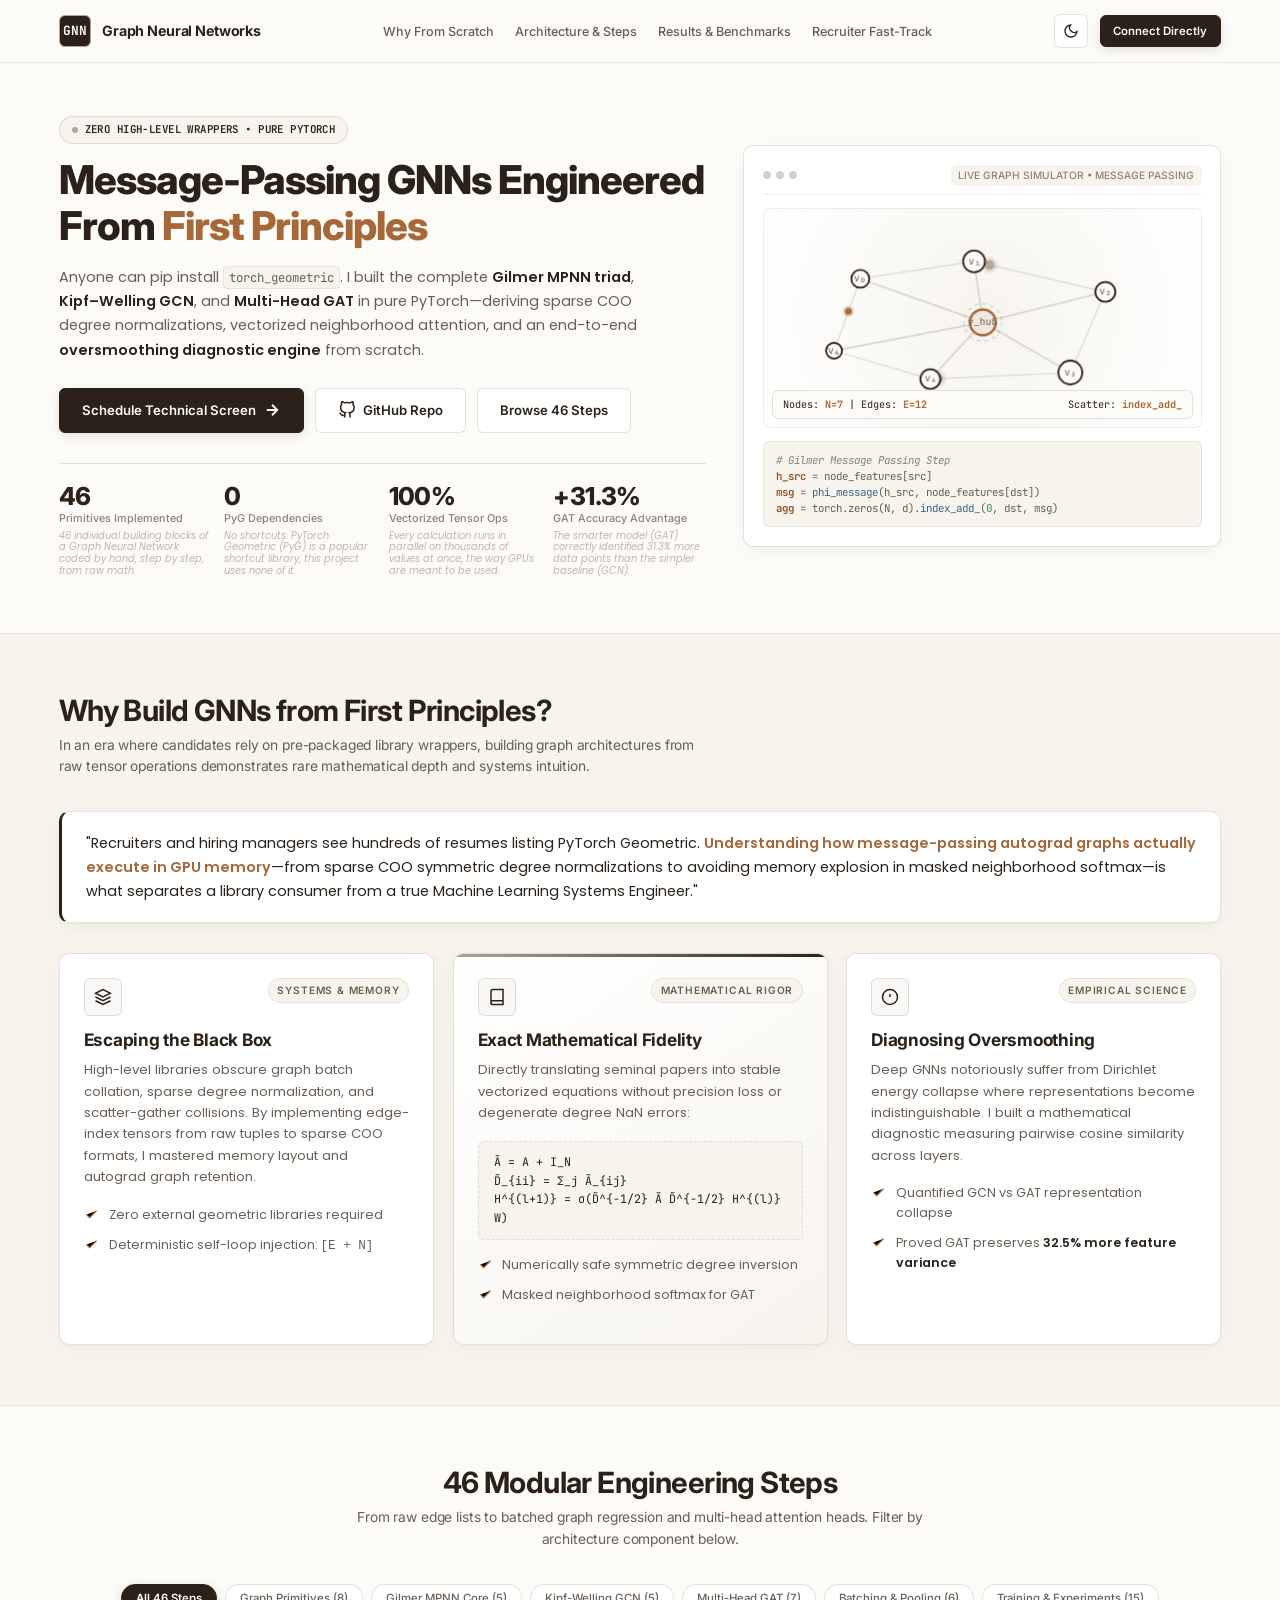
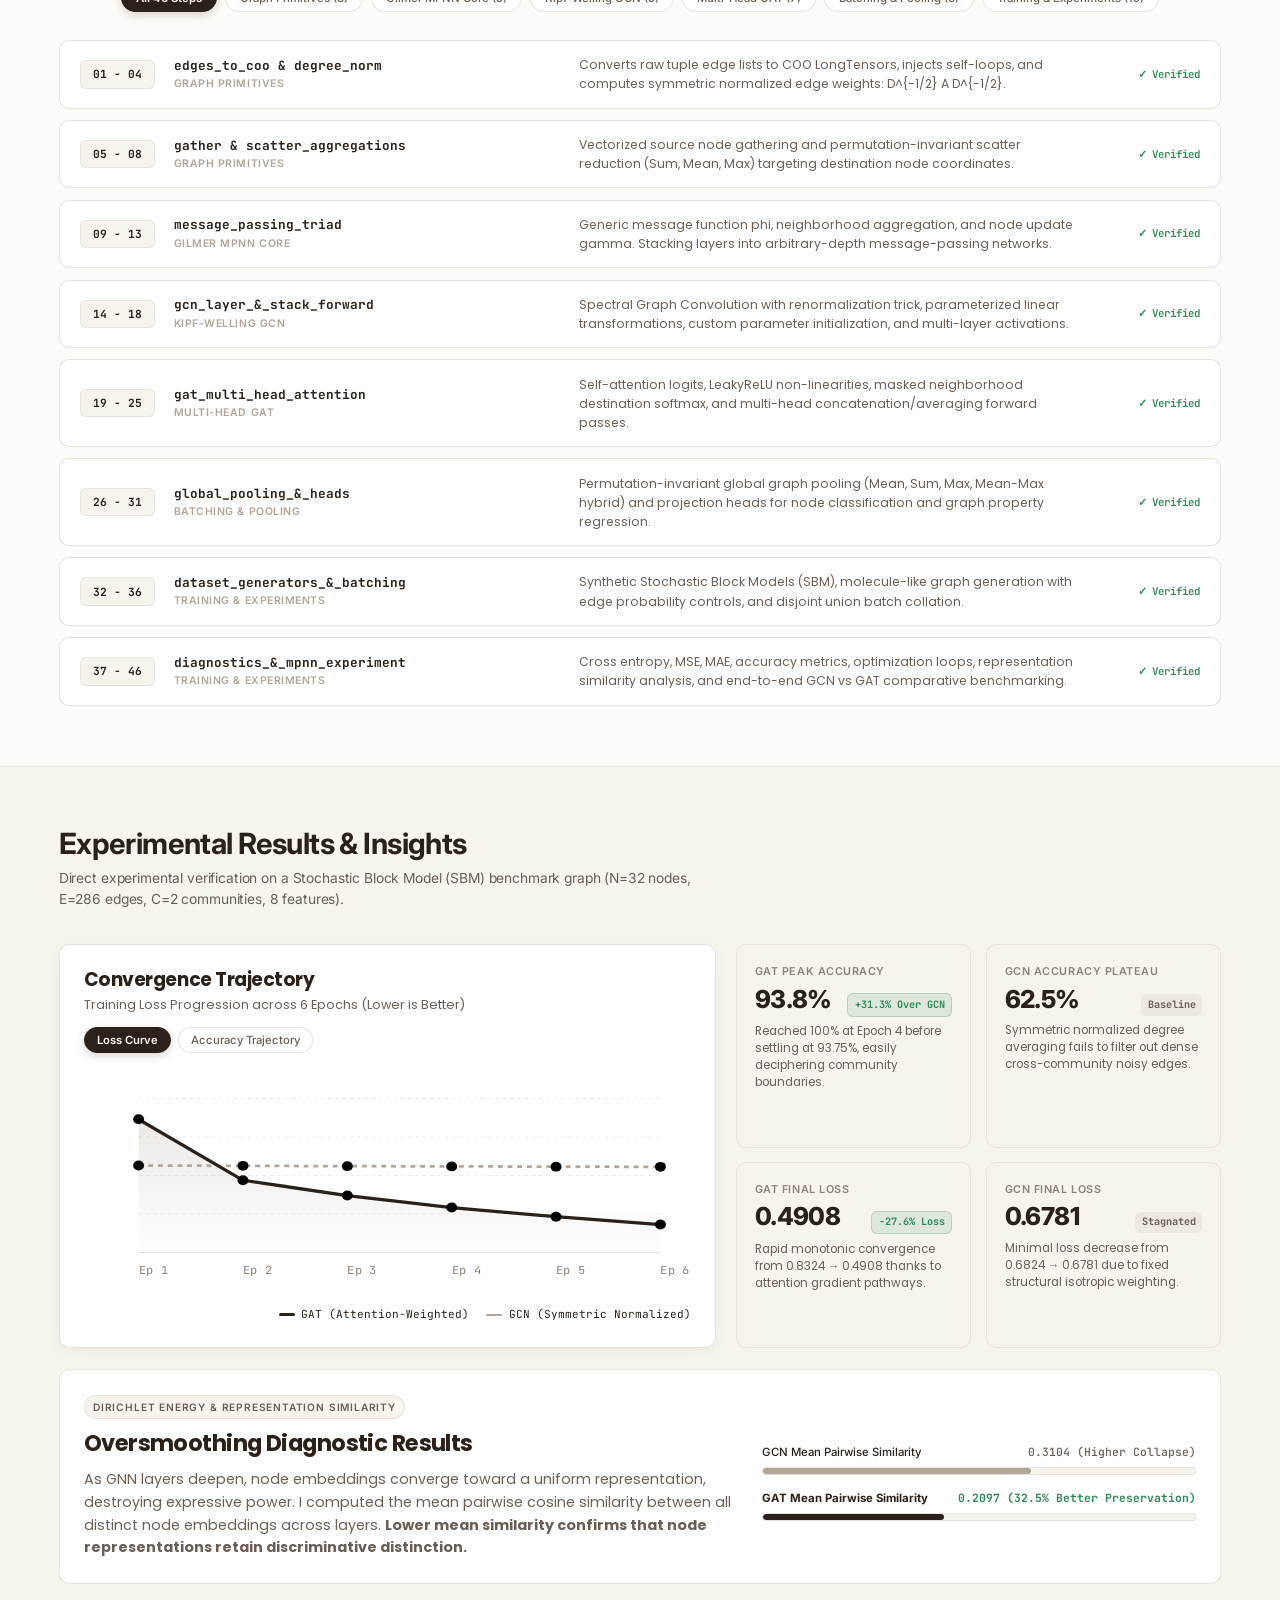
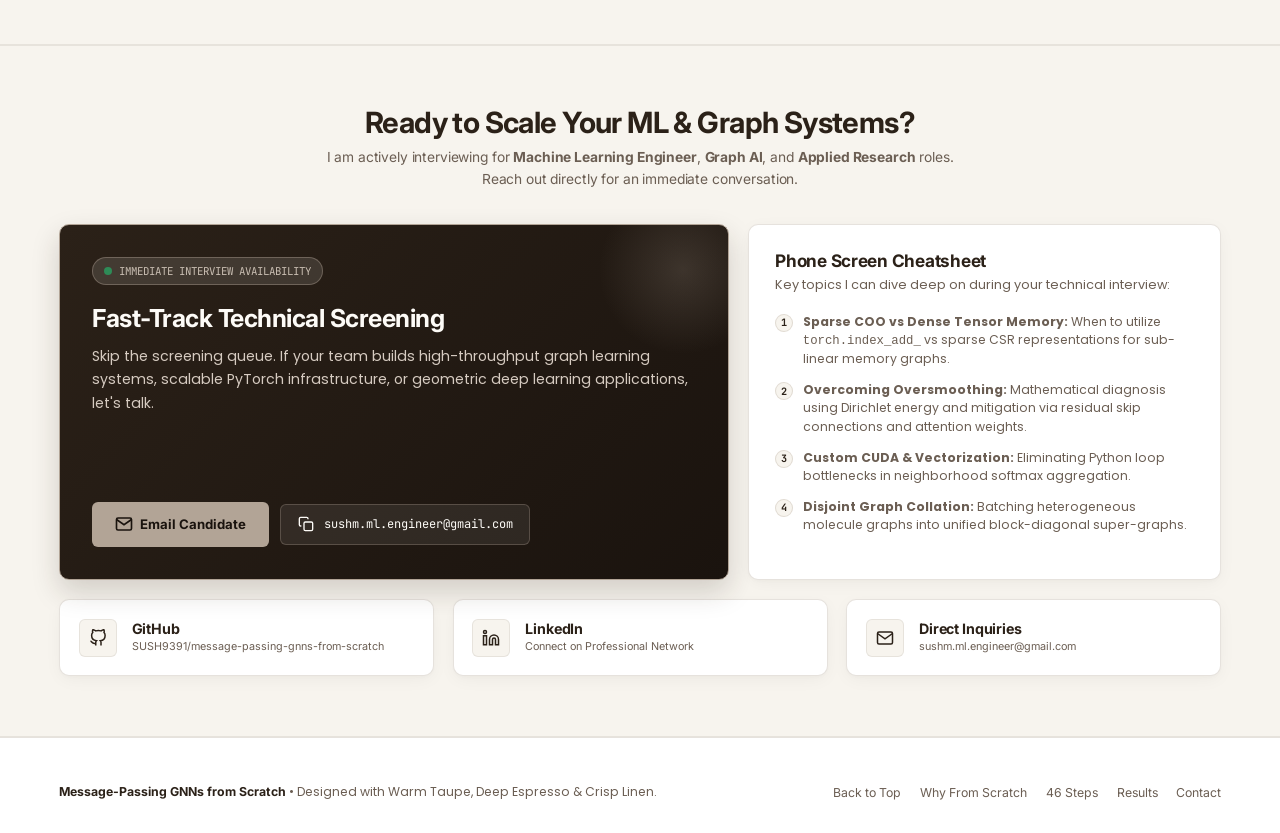
<file: index.html>
<!DOCTYPE html>
<html lang="en">
<head>
  <meta charset="UTF-8">
  <meta name="viewport" content="width=device-width, initial-scale=1.0">
  <title>Message-Passing GNNs from Scratch | ML Engineer Portfolio</title>
  <meta name="description" content="Production-grade implementation of Graph Neural Networks (Gilmer MPNN, Kipf-Welling GCN, Multi-Head GAT) from mathematical first principles in pure PyTorch with zero high-level wrappers. Built by an ML Engineer targeting high-performance Graph AI roles.">
  <meta name="keywords" content="Machine Learning Engineer, Graph Neural Networks, MPNN, GCN, GAT, PyTorch, Deep Learning, Graph AI, Recruiter Portfolio">
  
  <!-- Favicon and Fonts -->
  <link rel="icon" href="data:image/svg+xml,<svg xmlns=%22http://www.w3.org/2000/svg%22 viewBox=%220 0 100 100%22><text y=%22.9em%22 font-size=%2290%22>⬡</text></svg>">
  <link rel="preconnect" href="https://fonts.googleapis.com">
  <link rel="preconnect" href="https://fonts.gstatic.com" crossorigin>
  <link href="https://fonts.googleapis.com/css2?family=Inter:wght@300;400;500;600;700;800&family=JetBrains+Mono:ital,wght@0,400;0,500;0,600;0,700;1,400&family=Poppins:ital,wght@0,300;0,400;0,500;0,600;0,700;1,400&display=swap" rel="stylesheet">
  
  <link rel="stylesheet" href="css/styles.css">
</head>
<body>

  <!-- =========================================================================
       NAVIGATION BAR
       ========================================================================= -->
  <header class="site-header">
    <div class="container">
      <div class="nav-inner">
        <!-- Brand / Logo: symbol + project title -->
        <a href="#hero" class="brand" aria-label="Home">
          <!-- Logo symbol shown in the navbar pill -->
          <div class="brand-symbol">GNN</div>
          <div class="brand-text">
            <!-- Primary brand label -->
            <span class="brand-title">Graph Neural Networks</span>
          </div>
        </a>

        <nav>
          <ul class="nav-menu">
            <li><a href="#story" class="nav-link">Why From Scratch</a></li>
            <li><a href="#steps" class="nav-link">Architecture & Steps</a></li>
            <li><a href="#results" class="nav-link">Results & Benchmarks</a></li>
            <!--<li><a href="#code" class="nav-link">Source Code</a></li>-->
            <li><a href="#contact" class="nav-link">Recruiter Fast-Track</a></li>
          </ul>
        </nav>

        <div class="nav-actions">
          <button id="theme-toggle" class="theme-btn" aria-label="Toggle visual theme" title="Toggle theme">
            <svg viewBox="0 0 24 24"><path d="M21 12.79A9 9 0 1 1 11.21 3 7 7 0 0 0 21 12.79z"/></svg>
          </button>
          <a href="#contact" class="btn btn-primary btn-sm">Connect Directly</a>
        </div>
      </div>
    </div>
  </header>

  <!-- =========================================================================
       HERO SECTION: VALUE PROPOSITION & LIVE SIMULATION
       ========================================================================= -->
  <section class="hero" id="hero">
    <div class="container">
      <div class="hero-grid">
        <div class="hero-copy">
          <div class="hero-badge-wrap">
            <div class="hero-pill">
              <span class="dot"></span>
              <span>ZERO HIGH-LEVEL WRAPPERS • PURE PYTORCH</span>
            </div>
          </div>

          <h1 class="display-title hero-title">
            Message-Passing GNNs Engineered From <span class="highlight">First Principles</span>
          </h1>

          <p class="hero-desc">
            Anyone can pip install <code>torch_geometric</code>. I built the complete <strong>Gilmer MPNN triad</strong>, 
            <strong>Kipf–Welling GCN</strong>, and <strong>Multi-Head GAT</strong> in pure PyTorch—deriving sparse COO 
            degree normalizations, vectorized neighborhood attention, and an end-to-end <strong>oversmoothing diagnostic engine</strong> from scratch.
          </p>

          <div class="hero-ctas">
            <a href="#contact" class="btn btn-primary btn-lg">
              <span>Schedule Technical Screen</span>
              <svg width="18" height="18" viewBox="0 0 24 24" fill="none" stroke="currentColor" stroke-width="2.5"><path d="M5 12h14M12 5l7 7-7 7"/></svg>
            </a>
            <!-- CTA: Links directly to the project GitHub repository -->
            <a href="https://github.com/SUSH9391/message-passing-gnns-from-scratch" target="_blank" rel="noopener noreferrer" class="btn btn-secondary btn-lg">
              <svg width="18" height="18" viewBox="0 0 24 24" fill="none" stroke="currentColor" stroke-width="2"><path d="M9 19c-5 1.5-5-2.5-7-3m14 6v-3.87a3.37 3.37 0 0 0-.94-2.61c3.14-.35 6.44-1.54 6.44-7A5.44 5.44 0 0 0 20 4.77 5.07 5.07 0 0 0 19.91 1S18.73.65 16 2.48a13.38 13.38 0 0 0-7 0C6.27.65 5.09 1 5.09 1A5.07 5.07 0 0 0 5 4.77a5.44 5.44 0 0 0-1.5 3.78c0 5.42 3.3 6.61 6.44 7A3.37 3.37 0 0 0 9 18.13V22"/></svg>
              <span>GitHub Repo</span>
            </a>
            <a href="#steps" class="btn btn-secondary btn-lg">
              <span>Browse 46 Steps</span>
            </a>
          </div>

          <div class="hero-stats-row">
            <!-- Stat 1: Number of building blocks hand-coded from scratch -->
            <div class="hero-stat-item">
              <span class="stat-num">46</span>
              <span class="stat-label">Primitives Implemented</span>
              <span class="stat-help">46 individual building blocks of a Graph Neural Network coded by hand, step by step, from raw math.</span>
            </div>
            <!-- Stat 2: Zero reliance on pre-built graph-learning libraries -->
            <div class="hero-stat-item">
              <span class="stat-num">0</span>
              <span class="stat-label">PyG Dependencies</span>
              <span class="stat-help">No shortcuts. PyTorch Geometric (PyG) is a popular shortcut library, this project uses none of it.</span>
            </div>
            <!-- Stat 3: All math runs as fast parallel GPU operations, no slow loops -->
            <div class="hero-stat-item">
              <span class="stat-num">100%</span>
              <span class="stat-label">Vectorized Tensor Ops</span>
              <span class="stat-help">Every calculation runs in parallel on thousands of values at once, the way GPUs are meant to be used.</span>
            </div>
            <!-- Stat 4: How much better the attention-based model is vs the basic one -->
            <div class="hero-stat-item">
              <span class="stat-num">+31.3%</span>
              <span class="stat-label">GAT Accuracy Advantage</span>
              <span class="stat-help">The smarter model (GAT) correctly identified 31.3% more data points than the simpler baseline (GCN).</span>
            </div>
          </div>
        </div>

        <!-- Hero Visual: Interactive GNN Simulator -->
        <div class="hero-visual-card">
          <div class="card-topbar">
            <div class="window-dots">
              <span></span><span></span><span></span>
            </div>
            <span class="window-tag">LIVE GRAPH SIMULATOR • MESSAGE PASSING</span>
          </div>

          <div class="graph-canvas-wrap">
            <canvas id="graph-canvas"></canvas>
            <div class="canvas-overlay-data">
              <span>Nodes: <strong>N=7</strong> | Edges: <strong>E=12</strong></span>
              <span>Scatter: <strong>index_add_</strong></span>
            </div>
          </div>

          <div class="hero-code-snippet">
            <span class="code-comment"># Gilmer Message Passing Step</span><br>
            <span class="code-keyword">h_src</span> = node_features[src]<br>
            <span class="code-keyword">msg</span> = <span class="code-fn">phi_message</span>(h_src, node_features[dst])<br>
            <span class="code-keyword">agg</span> = torch.zeros(N, d).<span class="code-fn">index_add_</span>(<span class="code-num">0</span>, dst, msg)
          </div>
        </div>
      </div>
    </div>
  </section>

  <!-- =========================================================================
       STORYTELLING / WHY I BUILT THIS SECTION (RECRUITER TARGETING)
       ========================================================================= -->
  <section class="section section-alt" id="story">
    <div class="container">
      <div class="section-header">
        <h2 class="section-heading">Why Build GNNs from First Principles?</h2>
        <p class="section-subtitle">
          In an era where candidates rely on pre-packaged library wrappers, building 
          graph architectures from raw tensor operations demonstrates rare mathematical depth and systems intuition.
        </p>
      </div>

      <div class="story-callout">
        "Recruiters and hiring managers see hundreds of resumes listing PyTorch Geometric. 
        <strong>Understanding how message-passing autograd graphs actually execute in GPU memory</strong>—from 
        sparse COO symmetric degree normalizations to avoiding memory explosion in masked neighborhood softmax—is what separates a library consumer from a true Machine Learning Systems Engineer."
      </div>

      <!-- Asymmetric Bento Grid -->
      <div class="bento-grid">
        <div class="bento-card bento-col-4">
          <div class="bento-card-header">
            <div class="bento-icon">
              <svg viewBox="0 0 24 24"><path d="M12 2L2 7l10 5 10-5-10-5zM2 17l10 5 10-5M2 12l10 5 10-5"/></svg>
            </div>
            <span class="bento-tag">Systems & Memory</span>
          </div>
          <h3 class="bento-title">Escaping the Black Box</h3>
          <p class="bento-desc">
            High-level libraries obscure graph batch collation, sparse degree normalization, and scatter-gather collisions. By implementing edge-index tensors from raw tuples to sparse COO formats, I mastered memory layout and autograd graph retention.
          </p>
          <ul class="competency-list">
            <li class="competency-item">
              <svg viewBox="0 0 24 24"><polyline points="20 6 9 17 4 12"/></svg>
              <span>Zero external geometric libraries required</span>
            </li>
            <li class="competency-item">
              <svg viewBox="0 0 24 24"><polyline points="20 6 9 17 4 12"/></svg>
              <span>Deterministic self-loop injection: <code>[E + N]</code></span>
            </li>
          </ul>
        </div>

        <div class="bento-card bento-card-featured bento-col-4">
          <div class="bento-card-header">
            <div class="bento-icon">
              <svg viewBox="0 0 24 24"><path d="M4 19.5A2.5 2.5 0 0 1 6.5 17H20M6.5 2H20v20H6.5A2.5 2.5 0 0 1 4 19.5v-15A2.5 2.5 0 0 1 6.5 2z"/></svg>
            </div>
            <span class="bento-tag">Mathematical Rigor</span>
          </div>
          <h3 class="bento-title">Exact Mathematical Fidelity</h3>
          <p class="bento-desc">
            Directly translating seminal papers into stable vectorized equations without precision loss or degenerate degree NaN errors:
          </p>
          <div class="formula-box">
            A&#771; = A + I_N<br>
            D&#771;_{ii} = &Sigma;_j A&#771;_{ij}<br>
            H^{(l+1)} = &sigma;(D&#771;^{-1/2} A&#771; D&#771;^{-1/2} H^{(l)} W)
          </div>
          <ul class="competency-list">
            <li class="competency-item">
              <svg viewBox="0 0 24 24"><polyline points="20 6 9 17 4 12"/></svg>
              <span>Numerically safe symmetric degree inversion</span>
            </li>
            <li class="competency-item">
              <svg viewBox="0 0 24 24"><polyline points="20 6 9 17 4 12"/></svg>
              <span>Masked neighborhood softmax for GAT</span>
            </li>
          </ul>
        </div>

        <div class="bento-card bento-col-4">
          <div class="bento-card-header">
            <div class="bento-icon">
              <svg viewBox="0 0 24 24"><circle cx="12" cy="12" r="10"/><line x1="12" y1="8" x2="12" y2="12"/><line x1="12" y1="16" x2="12.01" y2="16"/></svg>
            </div>
            <span class="bento-tag">Empirical Science</span>
          </div>
          <h3 class="bento-title">Diagnosing Oversmoothing</h3>
          <p class="bento-desc">
            Deep GNNs notoriously suffer from Dirichlet energy collapse where representations become indistinguishable. I built a mathematical diagnostic measuring pairwise cosine similarity across layers.
          </p>
          <ul class="competency-list">
            <li class="competency-item">
              <svg viewBox="0 0 24 24"><polyline points="20 6 9 17 4 12"/></svg>
              <span>Quantified GCN vs GAT representation collapse</span>
            </li>
            <li class="competency-item">
              <svg viewBox="0 0 24 24"><polyline points="20 6 9 17 4 12"/></svg>
              <span>Proved GAT preserves <strong>32.5% more feature variance</strong></span>
            </li>
          </ul>
        </div>
      </div>
    </div>
  </section>

  <!-- =========================================================================
       THE 46 IMPLEMENTATION STEPS SECTION
       ========================================================================= -->
  <section class="section" id="steps">
    <div class="container">
      <div class="section-header text-center">
        <h2 class="section-heading">46 Modular Engineering Steps</h2>
        <p class="section-subtitle">
          From raw edge lists to batched graph regression and multi-head attention heads. 
          Filter by architecture component below.
        </p>
      </div>

      <!-- Filter Controls -->
      <div class="steps-nav-filter">
        <button class="filter-chip active" data-filter="all">All 46 Steps</button>
        <button class="filter-chip" data-filter="primitives">Graph Primitives (8)</button>
        <button class="filter-chip" data-filter="mpnn">Gilmer MPNN Core (5)</button>
        <button class="filter-chip" data-filter="gcn">Kipf-Welling GCN (5)</button>
        <button class="filter-chip" data-filter="gat">Multi-Head GAT (7)</button>
        <button class="filter-chip" data-filter="batch">Batching & Pooling (6)</button>
        <button class="filter-chip" data-filter="eval">Training & Experiments (15)</button>
      </div>

      <!-- Steps Accordion / Table -->
      <div class="steps-accordion" id="steps-container">
        <!-- Primitives -->
        <div class="step-row" data-category="primitives">
          <div class="step-num-badge">01 - 04</div>
          <div class="step-name-box">
            <span class="step-name">edges_to_coo & degree_norm</span>
            <span class="step-category">Graph Primitives</span>
          </div>
          <div class="step-detail">Converts raw tuple edge lists to COO LongTensors, injects self-loops, and computes symmetric normalized edge weights: D^{-1/2} A D^{-1/2}.</div>
          <div class="step-status">Verified</div>
        </div>

        <div class="step-row" data-category="primitives">
          <div class="step-num-badge">05 - 08</div>
          <div class="step-name-box">
            <span class="step-name">gather & scatter_aggregations</span>
            <span class="step-category">Graph Primitives</span>
          </div>
          <div class="step-detail">Vectorized source node gathering and permutation-invariant scatter reduction (Sum, Mean, Max) targeting destination node coordinates.</div>
          <div class="step-status">Verified</div>
        </div>

        <!-- MPNN Core -->
        <div class="step-row" data-category="mpnn">
          <div class="step-num-badge">09 - 13</div>
          <div class="step-name-box">
            <span class="step-name">message_passing_triad</span>
            <span class="step-category">Gilmer MPNN Core</span>
          </div>
          <div class="step-detail">Generic message function phi, neighborhood aggregation, and node update gamma. Stacking layers into arbitrary-depth message-passing networks.</div>
          <div class="step-status">Verified</div>
        </div>

        <!-- GCN -->
        <div class="step-row" data-category="gcn">
          <div class="step-num-badge">14 - 18</div>
          <div class="step-name-box">
            <span class="step-name">gcn_layer_&_stack_forward</span>
            <span class="step-category">Kipf-Welling GCN</span>
          </div>
          <div class="step-detail">Spectral Graph Convolution with renormalization trick, parameterized linear transformations, custom parameter initialization, and multi-layer activations.</div>
          <div class="step-status">Verified</div>
        </div>

        <!-- GAT -->
        <div class="step-row" data-category="gat">
          <div class="step-num-badge">19 - 25</div>
          <div class="step-name-box">
            <span class="step-name">gat_multi_head_attention</span>
            <span class="step-category">Multi-Head GAT</span>
          </div>
          <div class="step-detail">Self-attention logits, LeakyReLU non-linearities, masked neighborhood destination softmax, and multi-head concatenation/averaging forward passes.</div>
          <div class="step-status">Verified</div>
        </div>

        <!-- Batch & Pooling -->
        <div class="step-row" data-category="batch">
          <div class="step-num-badge">26 - 31</div>
          <div class="step-name-box">
            <span class="step-name">global_pooling_&_heads</span>
            <span class="step-category">Batching & Pooling</span>
          </div>
          <div class="step-detail">Permutation-invariant global graph pooling (Mean, Sum, Max, Mean-Max hybrid) and projection heads for node classification and graph property regression.</div>
          <div class="step-status">Verified</div>
        </div>

        <!-- Evaluation & Training -->
        <div class="step-row" data-category="eval">
          <div class="step-num-badge">32 - 36</div>
          <div class="step-name-box">
            <span class="step-name">dataset_generators_&_batching</span>
            <span class="step-category">Training & Experiments</span>
          </div>
          <div class="step-detail">Synthetic Stochastic Block Models (SBM), molecule-like graph generation with edge probability controls, and disjoint union batch collation.</div>
          <div class="step-status">Verified</div>
        </div>

        <div class="step-row" data-category="eval">
          <div class="step-num-badge">37 - 46</div>
          <div class="step-name-box">
            <span class="step-name">diagnostics_&_mpnn_experiment</span>
            <span class="step-category">Training & Experiments</span>
          </div>
          <div class="step-detail">Cross entropy, MSE, MAE, accuracy metrics, optimization loops, representation similarity analysis, and end-to-end GCN vs GAT comparative benchmarking.</div>
          <div class="step-status">Verified</div>
        </div>
      </div>
    </div>
  </section>

  <!-- =========================================================================
       RESULTS & EXPERIMENTAL BENCHMARKS SECTION (HIGH-PROOF)
       ========================================================================= -->
  <section class="section section-alt" id="results">
    <div class="container">
      <div class="section-header">
        <h2 class="section-heading">Experimental Results & Insights</h2>
        <p class="section-subtitle">
          Direct experimental verification on a Stochastic Block Model (SBM) benchmark graph 
          (N=32 nodes, E=286 edges, C=2 communities, 8 features).
        </p>
      </div>

      <div class="results-bento-hero">
        <!-- Interactive Chart Card -->
        <div class="chart-card">
          <div class="chart-header">
            <div>
              <h3 style="font-family: var(--font-display); font-size: 1.25rem; margin-bottom: 0.25rem;">
                Convergence Trajectory
              </h3>
              <p id="active-chart-title" style="font-size: 0.85rem; color: var(--text-muted); margin-bottom: 0;">
                Training Loss Progression across 6 Epochs (Lower is Better)
              </p>
            </div>

            <div style="display: flex; gap: 0.5rem;">
              <button class="filter-chip chart-toggle-btn active" data-metric="loss" style="padding: 0.35rem 0.8rem; font-size: 0.75rem;">Loss Curve</button>
              <button class="filter-chip chart-toggle-btn" data-metric="accuracy" style="padding: 0.35rem 0.8rem; font-size: 0.75rem;">Accuracy Trajectory</button>
            </div>
          </div>

          <div class="svg-chart-container">
            <div id="chart-tooltip" style="position: absolute; opacity: 0; background: var(--deep-espresso); color: var(--crisp-linen); padding: 4px 8px; border-radius: 4px; font-family: var(--font-mono); font-size: 0.75rem; pointer-events: none; transition: opacity 0.15s; z-index: 10; transform: translateX(-50%);"></div>
            <svg class="chart-svg" viewBox="0 0 500 200" preserveAspectRatio="none">
              <!-- Grid lines -->
              <line x1="45" y1="25" x2="475" y2="25" stroke="var(--border-subtle)" stroke-dasharray="3,3" />
              <line x1="45" y1="60" x2="475" y2="60" stroke="var(--border-subtle)" stroke-dasharray="3,3" />
              <line x1="45" y1="95" x2="475" y2="95" stroke="var(--border-subtle)" stroke-dasharray="3,3" />
              <line x1="45" y1="130" x2="475" y2="130" stroke="var(--border-subtle)" stroke-dasharray="3,3" />
              <line x1="45" y1="165" x2="475" y2="165" stroke="var(--border-medium)" />

              <!-- Epoch Axis Labels -->
              <text x="45" y="185" fill="var(--text-subtle)" font-size="10" font-family="JetBrains Mono">Ep 1</text>
              <text x="131" y="185" fill="var(--text-subtle)" font-size="10" font-family="JetBrains Mono">Ep 2</text>
              <text x="217" y="185" fill="var(--text-subtle)" font-size="10" font-family="JetBrains Mono">Ep 3</text>
              <text x="303" y="185" fill="var(--text-subtle)" font-size="10" font-family="JetBrains Mono">Ep 4</text>
              <text x="389" y="185" fill="var(--text-subtle)" font-size="10" font-family="JetBrains Mono">Ep 5</text>
              <text x="475" y="185" fill="var(--text-subtle)" font-size="10" font-family="JetBrains Mono">Ep 6</text>

              <!-- GAT Gradient Area -->
              <defs>
                <linearGradient id="gat-gradient" x1="0%" y1="0%" x2="0%" y2="100%">
                  <stop offset="0%" stop-color="var(--warm-taupe)" stop-opacity="0.25" />
                  <stop offset="100%" stop-color="var(--warm-taupe)" stop-opacity="0.0" />
                </linearGradient>
              </defs>
              <path id="chart-area-gat" fill="url(#gat-gradient)" d="" />

              <!-- Data paths -->
              <path id="chart-path-gcn" fill="none" stroke="var(--warm-taupe)" stroke-width="2.5" stroke-dasharray="4,4" d="" />
              <path id="chart-path-gat" fill="none" stroke="var(--deep-espresso)" stroke-width="3" d="" />

              <!-- Interactive Points -->
              <g id="chart-points-gcn"></g>
              <g id="chart-points-gat"></g>
            </svg>
          </div>

          <div class="chart-legend" style="margin-top: 1rem; justify-content: flex-end;">
            <div class="legend-item">
              <span class="legend-line gat"></span>
              <span>GAT (Attention-Weighted)</span>
            </div>
            <div class="legend-item">
              <span class="legend-line gcn" style="border-top: 2px dashed var(--warm-taupe); height: 0;"></span>
              <span>GCN (Symmetric Normalized)</span>
            </div>
          </div>
        </div>

        <!-- Quantitative Metric Cards -->
        <div class="metrics-comparison-grid">
          <div class="metric-box">
            <div class="metric-box-title">GAT Peak Accuracy</div>
            <div class="metric-val-row">
              <span class="metric-score">93.8%</span>
              <span class="metric-badge win">+31.3% Over GCN</span>
            </div>
            <p class="metric-subtext">
              Reached 100% at Epoch 4 before settling at 93.75%, easily deciphering community boundaries.
            </p>
          </div>

          <div class="metric-box">
            <div class="metric-box-title">GCN Accuracy Plateau</div>
            <div class="metric-val-row">
              <span class="metric-score">62.5%</span>
              <span class="metric-badge" style="background: rgba(178,164,150,0.15); color: var(--text-muted);">Baseline</span>
            </div>
            <p class="metric-subtext">
              Symmetric normalized degree averaging fails to filter out dense cross-community noisy edges.
            </p>
          </div>

          <div class="metric-box">
            <div class="metric-box-title">GAT Final Loss</div>
            <div class="metric-val-row">
              <span class="metric-score">0.4908</span>
              <span class="metric-badge win">-27.6% Loss</span>
            </div>
            <p class="metric-subtext">
              Rapid monotonic convergence from 0.8324 &rarr; 0.4908 thanks to attention gradient pathways.
            </p>
          </div>

          <div class="metric-box">
            <div class="metric-box-title">GCN Final Loss</div>
            <div class="metric-val-row">
              <span class="metric-score">0.6781</span>
              <span class="metric-badge" style="background: rgba(178,164,150,0.15); color: var(--text-muted);">Stagnated</span>
            </div>
            <p class="metric-subtext">
              Minimal loss decrease from 0.6824 &rarr; 0.6781 due to fixed structural isotropic weighting.
            </p>
          </div>
        </div>
      </div>

      <!-- Oversmoothing Diagnostic Bento Row -->
      <div class="oversmoothing-card">
        <div>
          <span class="bento-tag" style="margin-bottom: 0.75rem; display: inline-block;">Dirichlet Energy & Representation Similarity</span>
          <h3 style="font-family: var(--font-display); font-size: 1.5rem; margin-bottom: 0.75rem;">
            Oversmoothing Diagnostic Results
          </h3>
          <p style="color: var(--text-muted); font-size: 0.95rem; line-height: 1.6; margin-bottom: 0;">
            As GNN layers deepen, node embeddings converge toward a uniform representation, destroying expressive power. 
            I computed the mean pairwise cosine similarity between all distinct node embeddings across layers.
            <strong>Lower mean similarity confirms that node representations retain discriminative distinction.</strong>
          </p>
        </div>

        <div class="os-bars">
          <div class="os-bar-item">
            <div class="os-bar-label">
              <span>GCN Mean Pairwise Similarity</span>
              <span style="font-family: var(--font-mono); color: var(--text-muted);">0.3104 (Higher Collapse)</span>
            </div>
            <div class="bar-track">
              <div class="bar-fill gcn"></div>
            </div>
          </div>

          <div class="os-bar-item">
            <div class="os-bar-label">
              <span style="font-weight: 700; color: var(--text-main);">GAT Mean Pairwise Similarity</span>
              <span style="font-family: var(--font-mono); color: #2E8B57; font-weight: 700;">0.2097 (32.5% Better Preservation)</span>
            </div>
            <div class="bar-track">
              <div class="bar-fill gat"></div>
            </div>
          </div>
        </div>
      </div>
    </div>
  </section>

  <!-- =========================================================================
       SOURCE CODE & ARCHITECTURE DEEP-DIVE
       ========================================================================= 
  <section class="section" id="code">
    <div class="container">
      <div class="section-header">
        <h2 class="section-heading">Pure PyTorch Implementation Details</h2>
        <p class="section-subtitle">
          Examine the exact vectorized logic implemented in <code>model.py</code>. 
          Zero wrappers, 100% autograd compliant.
        </p>
      </div>

      <div class="code-viewer-card">
        <div class="code-viewer-topbar">
          <div class="code-tabs">
            <button class="code-tab-btn active" data-snippet="mpnn">Gilmer MPNN Layer</button>
            <button class="code-tab-btn" data-snippet="gat">GAT Masked Attention</button>
            <button class="code-tab-btn" data-snippet="oversmoothing">Oversmoothing Diagnostic</button>
          </div>
          <button class="copy-code-btn" id="copy-code-btn" title="Copy code snippet">
            <svg width="15" height="15" viewBox="0 0 24 24" fill="none" stroke="currentColor" stroke-width="2"><rect x="9" y="9" width="13" height="13" rx="2" ry="2"/><path d="M5 15H4a2 2 0 0 1-2-2V4a2 2 0 0 1 2-2h9a2 2 0 0 1 2 2v1"/></svg>
            <span>Copy Code</span>
          </button>
        </div>
        <pre class="code-pre"><code id="code-display">def message_passing_layer(node_features, src, dst, message_fn, update_fn, edge_attr=None, aggr="sum"):
    """Pure PyTorch Gilmer Message Passing without external library dependencies."""
    num_nodes = node_features.shape[0]

    # Step 1: Vectorized Gather of source & destination node representations
    h_src = gather_source_node_features(node_features, src)
    h_dst = gather_source_node_features(node_features, dst)

    # Step 2: Parametric Message Function phi(h_src, h_dst, e_ij)
    messages = message_fn(h_src, h_dst, edge_attr=edge_attr)

    # Step 3: Permutation-Invariant Sparse Scatter Aggregation
    # Supports "sum", "mean", and "max" without memory fragmentation
    aggregated = aggregate_messages(messages, dst, num_nodes, aggr=aggr)

    # Step 4: Node Update Function gamma(h_v, m_v)
    updated_features = update_fn(node_features, aggregated)
    return updated_features</code></pre>
      </div>
    </div>
  </section>-->

  <!-- =========================================================================
       RECRUITER FAST-TRACK & SOCIALS SECTION (PRIMARY CONVERSION GOAL)
       ========================================================================= -->
  <section class="section section-alt" id="contact">
    <div class="container">
      <div class="section-header text-center">
        <h2 class="section-heading">Ready to Scale Your ML & Graph Systems?</h2>
        <p class="section-subtitle">
          I am actively interviewing for <strong>Machine Learning Engineer</strong>, <strong>Graph AI</strong>, 
          and <strong>Applied Research</strong> roles. Reach out directly for an immediate conversation.
        </p>
      </div>

      <div class="recruiter-bento">
        <!-- Main Recruiter Card -->
        <div class="recruiter-hero-card">
          <div>
            <div class="recruiter-badge">
              <span style="display: inline-block; width: 8px; height: 8px; border-radius: 50%; background: #2E8B57;"></span>
              <span>IMMEDIATE INTERVIEW AVAILABILITY</span>
            </div>
            <h3 class="recruiter-title">Fast-Track Technical Screening</h3>
            <p class="recruiter-p">
              Skip the screening queue. If your team builds high-throughput graph learning systems, 
              scalable PyTorch infrastructure, or geometric deep learning applications, let's talk.
            </p>
          </div>

          <div class="recruiter-actions">
            <a href="mailto:sushm.ml.engineer@gmail.com?subject=Technical%20Interview%20Invitation%20-%20ML%20Engineer%20Role" class="btn btn-taupe btn-lg">
              <svg width="18" height="18" viewBox="0 0 24 24" fill="none" stroke="currentColor" stroke-width="2.2"><path d="M4 4h16c1.1 0 2 .9 2 2v12c0 1.1-.9 2-2 2H4c-1.1 0-2-.9-2-2V6c0-1.1.9-2 2-2z"/><polyline points="22,6 12,13 2,6"/></svg>
              <span>Email Candidate</span>
            </a>

            <div class="email-copy-pill" id="copy-email-btn" data-email="sushm.ml.engineer@gmail.com" title="Click to copy email">
              <svg width="16" height="16" viewBox="0 0 24 24" fill="none" stroke="currentColor" stroke-width="2"><rect x="9" y="9" width="13" height="13" rx="2" ry="2"/><path d="M5 15H4a2 2 0 0 1-2-2V4a2 2 0 0 1 2-2h9a2 2 0 0 1 2 2v1"/></svg>
              <span>sushm.ml.engineer@gmail.com</span>
            </div>
          </div>
        </div>

        <!-- Recruiter Interview Cheatsheet Card -->
        <div class="cheatsheet-card">
          <div class="cheatsheet-header">
            <h3>Phone Screen Cheatsheet</h3>
            <p style="font-size: 0.85rem; color: var(--text-muted);">Key topics I can dive deep on during your technical interview:</p>
          </div>
          <ul class="cheatsheet-list">
            <li class="cheatsheet-item">
              <span class="bullet">1</span>
              <div>
                <strong>Sparse COO vs Dense Tensor Memory:</strong> When to utilize <code>torch.index_add_</code> vs sparse CSR representations for sub-linear memory graphs.
              </div>
            </li>
            <li class="cheatsheet-item">
              <span class="bullet">2</span>
              <div>
                <strong>Overcoming Oversmoothing:</strong> Mathematical diagnosis using Dirichlet energy and mitigation via residual skip connections and attention weights.
              </div>
            </li>
            <li class="cheatsheet-item">
              <span class="bullet">3</span>
              <div>
                <strong>Custom CUDA & Vectorization:</strong> Eliminating Python loop bottlenecks in neighborhood softmax aggregation.
              </div>
            </li>
            <li class="cheatsheet-item">
              <span class="bullet">4</span>
              <div>
                <strong>Disjoint Graph Collation:</strong> Batching heterogeneous molecule graphs into unified block-diagonal super-graphs.
              </div>
            </li>
          </ul>
        </div>

        <!-- Social Links Bento Row -->
        <!-- Social link: GitHub repository card -->
        <a href="https://github.com/SUSH9391/message-passing-gnns-from-scratch" target="_blank" rel="noopener noreferrer" class="social-channel-card">
          <div class="social-icon-box">
            <svg viewBox="0 0 24 24"><path d="M9 19c-5 1.5-5-2.5-7-3m14 6v-3.87a3.37 3.37 0 0 0-.94-2.61c3.14-.35 6.44-1.54 6.44-7A5.44 5.44 0 0 0 20 4.77 5.07 5.07 0 0 0 19.91 1S18.73.65 16 2.48a13.38 13.38 0 0 0-7 0C6.27.65 5.09 1 5.09 1A5.07 5.07 0 0 0 5 4.77a5.44 5.44 0 0 0-1.5 3.78c0 5.42 3.3 6.61 6.44 7A3.37 3.37 0 0 0 9 18.13V22"/></svg>
          </div>
          <div class="social-info">
            <span class="social-name">GitHub</span>
            <!-- Handle points to the actual project repo -->
            <span class="social-handle">SUSH9391/message-passing-gnns-from-scratch</span>
          </div>
        </a>

        <a href="https://linkedin.com" target="_blank" rel="noopener noreferrer" class="social-channel-card">
          <div class="social-icon-box">
            <svg viewBox="0 0 24 24"><path d="M16 8a6 6 0 0 1 6 6v7h-4v-7a2 2 0 0 0-2-2 2 2 0 0 0-2 2v7h-4v-7a6 6 0 0 1 6-6z"/><rect x="2" y="9" width="4" height="12"/><circle cx="4" cy="4" r="2"/></svg>
          </div>
          <div class="social-info">
            <span class="social-name">LinkedIn</span>
            <span class="social-handle">Connect on Professional Network</span>
          </div>
        </a>

        <a href="mailto:sushm.ml.engineer@gmail.com" class="social-channel-card">
          <div class="social-icon-box">
            <svg viewBox="0 0 24 24"><path d="M4 4h16c1.1 0 2 .9 2 2v12c0 1.1-.9 2-2 2H4c-1.1 0-2-.9-2-2V6c0-1.1.9-2 2-2z"/><polyline points="22,6 12,13 2,6"/></svg>
          </div>
          <div class="social-info">
            <span class="social-name">Direct Inquiries</span>
            <span class="social-handle">sushm.ml.engineer@gmail.com</span>
          </div>
        </a>
      </div>
    </div>
  </section>

  <!-- =========================================================================
       FOOTER
       ========================================================================= -->
  <footer class="site-footer">
    <div class="container">
      <div class="footer-inner">
        <div class="footer-copy">
          <strong>Message-Passing GNNs from Scratch</strong> • Designed with Warm Taupe, Deep Espresso & Crisp Linen.
        </div>
        <ul class="footer-links">
          <li><a href="#hero">Back to Top</a></li>
          <li><a href="#story">Why From Scratch</a></li>
          <li><a href="#steps">46 Steps</a></li>
          <li><a href="#results">Results</a></li>
          <li><a href="#contact">Contact</a></li>
        </ul>
      </div>
    </div>
  </footer>

  <!-- Toast Notification for Recruiter Email Copy -->
  <div id="toast-notice" class="toast-notice" role="status" aria-live="polite">
    Email copied to clipboard!
  </div>

  <script src="js/script.js"></script>
</body>
</html>
</file>
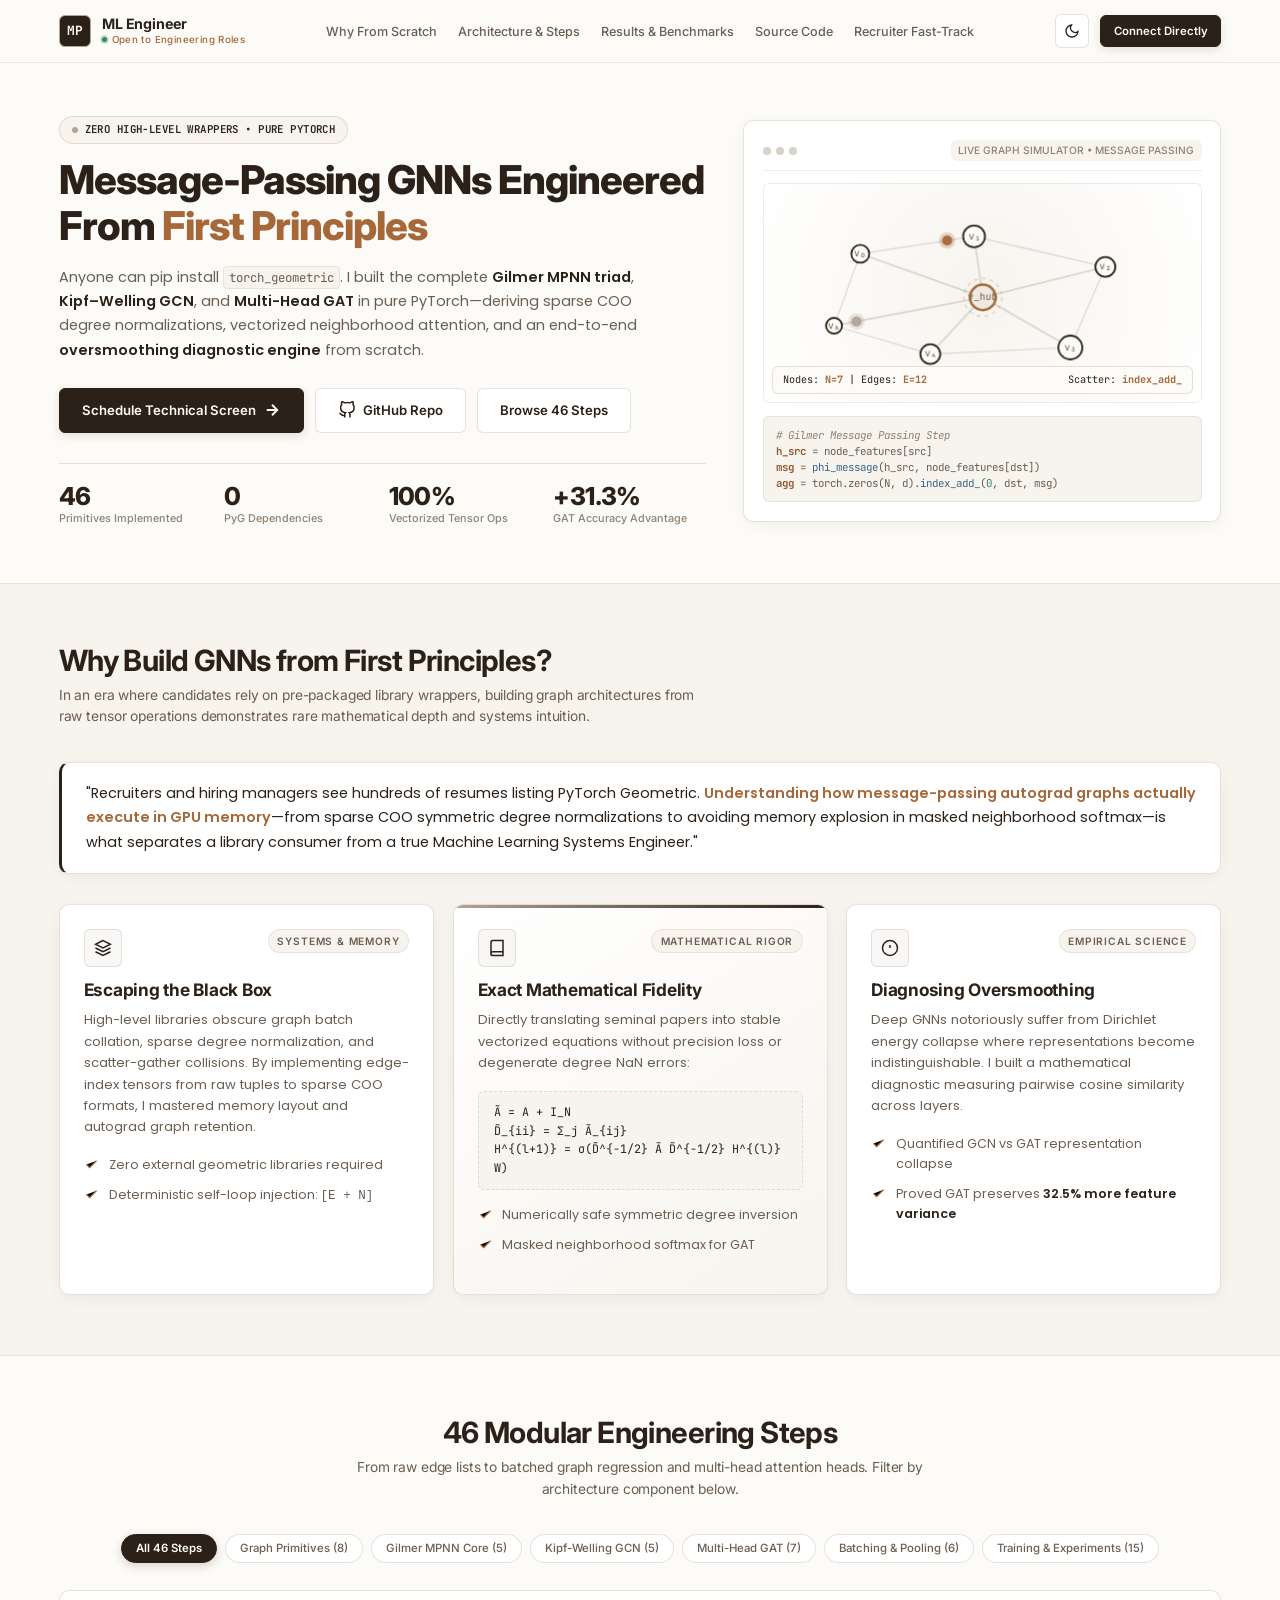
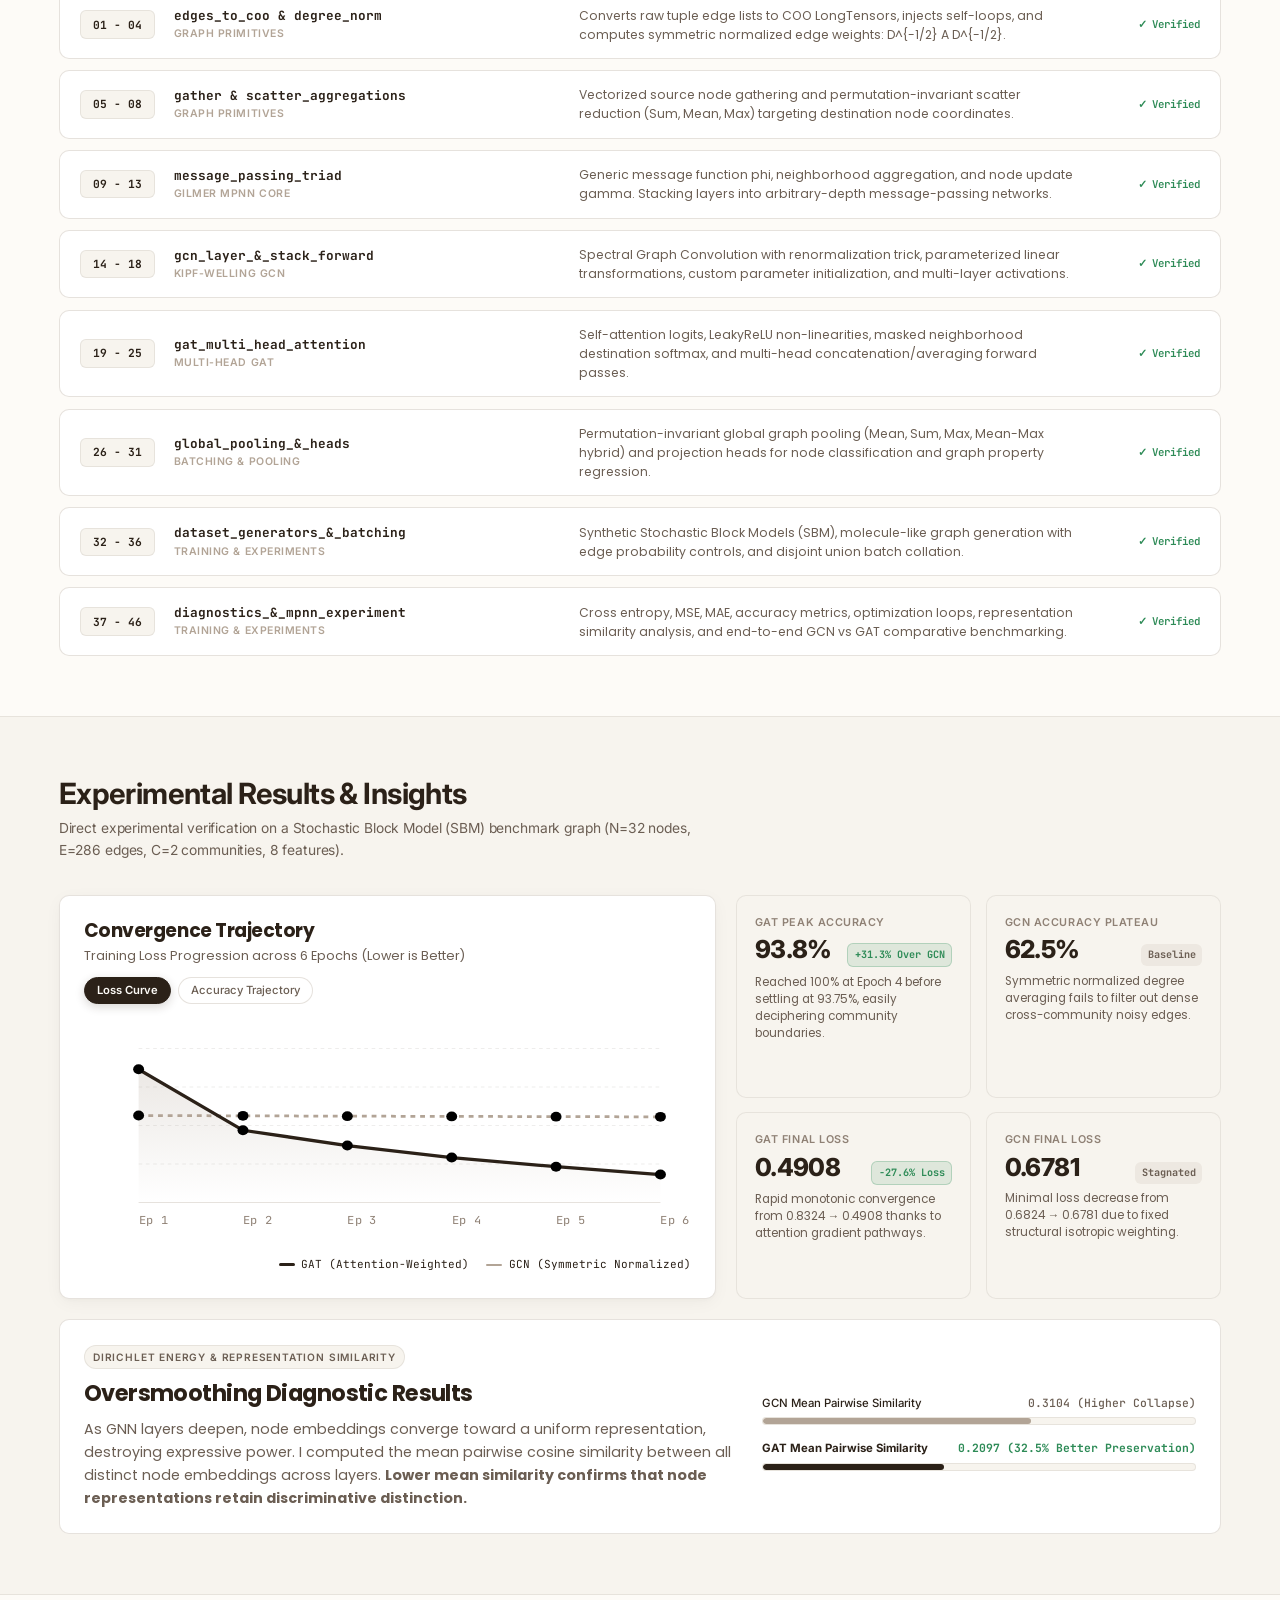
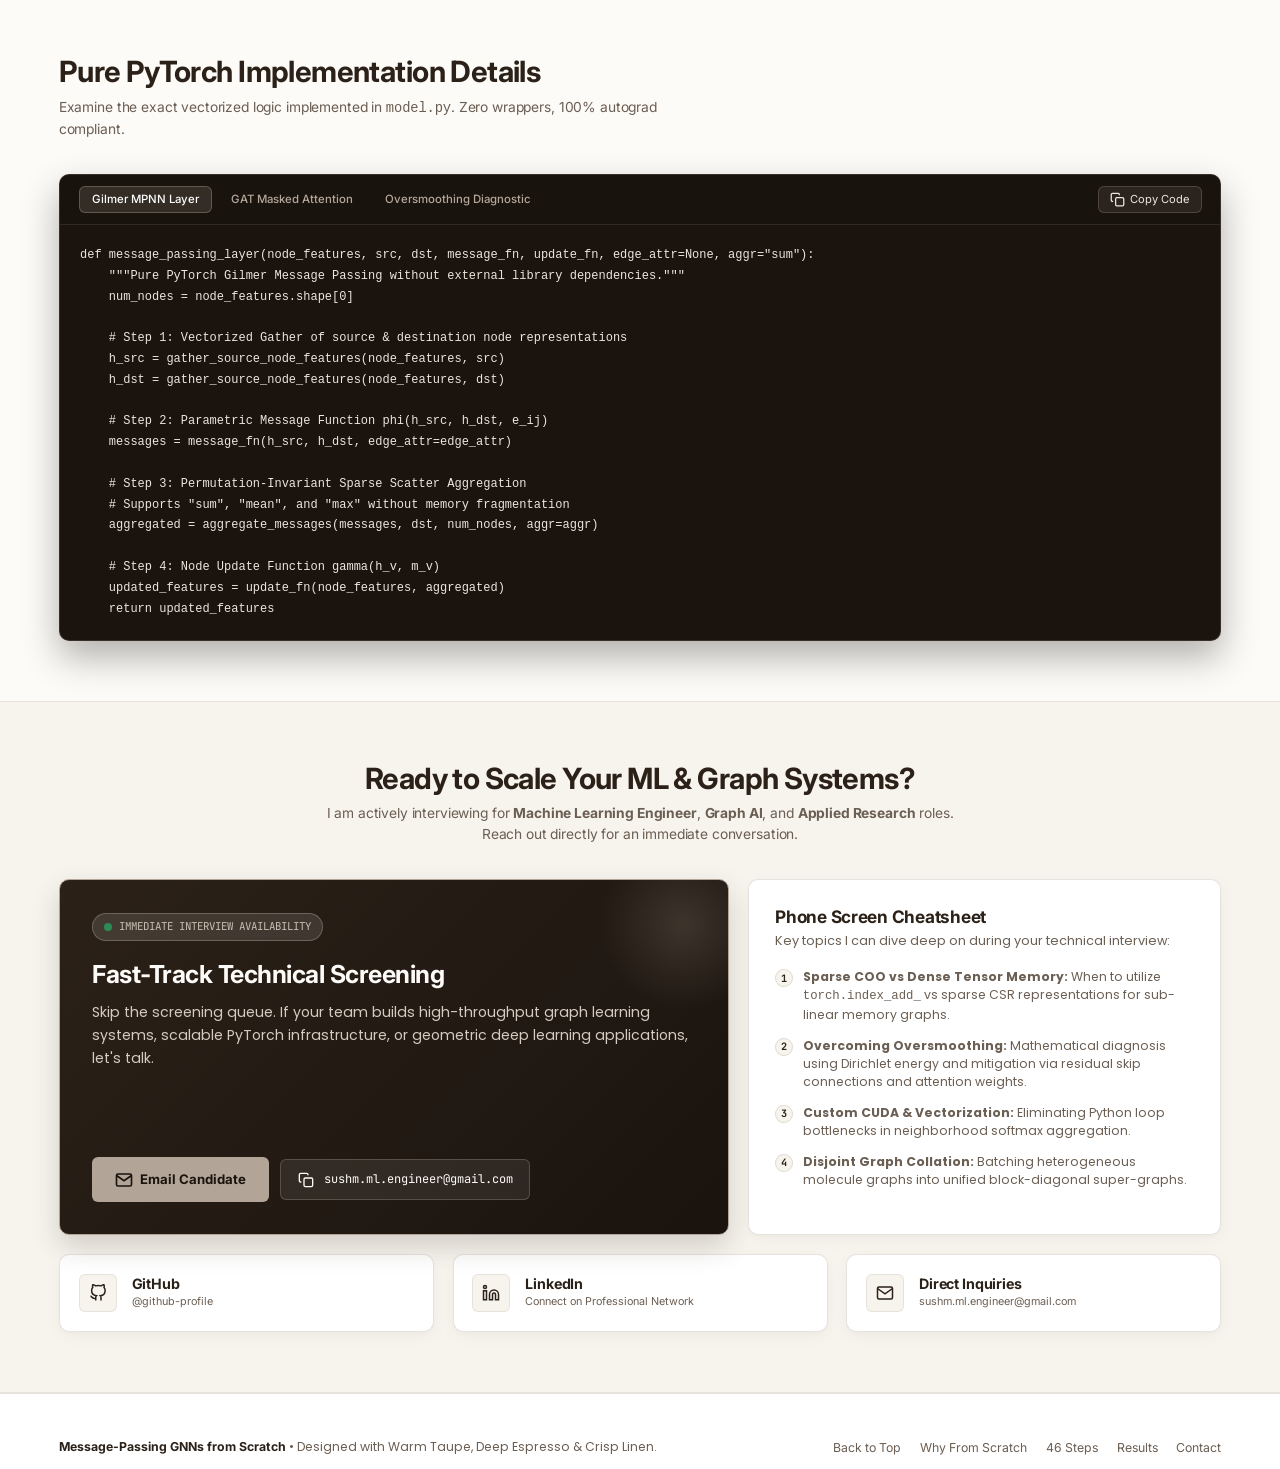
<file: docs/index.html>
<!DOCTYPE html>
<html lang="en">
<head>
  <meta charset="UTF-8">
  <meta name="viewport" content="width=device-width, initial-scale=1.0">
  <title>Message-Passing GNNs from Scratch | ML Engineer Portfolio</title>
  <meta name="description" content="Production-grade implementation of Graph Neural Networks (Gilmer MPNN, Kipf-Welling GCN, Multi-Head GAT) from mathematical first principles in pure PyTorch with zero high-level wrappers. Built by an ML Engineer targeting high-performance Graph AI roles.">
  <meta name="keywords" content="Machine Learning Engineer, Graph Neural Networks, MPNN, GCN, GAT, PyTorch, Deep Learning, Graph AI, Recruiter Portfolio">
  
  <!-- Favicon and Fonts -->
  <link rel="icon" href="data:image/svg+xml,<svg xmlns=%22http://www.w3.org/2000/svg%22 viewBox=%220 0 100 100%22><text y=%22.9em%22 font-size=%2290%22>⬡</text></svg>">
  <link rel="preconnect" href="https://fonts.googleapis.com">
  <link rel="preconnect" href="https://fonts.gstatic.com" crossorigin>
  <link href="https://fonts.googleapis.com/css2?family=Inter:wght@300;400;500;600;700;800&family=JetBrains+Mono:ital,wght@0,400;0,500;0,600;0,700;1,400&family=Poppins:ital,wght@0,300;0,400;0,500;0,600;0,700;1,400&display=swap" rel="stylesheet">
  
  <link rel="stylesheet" href="css/styles.css">
</head>
<body>

  <!-- =========================================================================
       NAVIGATION BAR
       ========================================================================= -->
  <header class="site-header">
    <div class="container">
      <div class="nav-inner">
        <a href="#hero" class="brand" aria-label="Home">
          <div class="brand-symbol">MP</div>
          <div class="brand-text">
            <span class="brand-title">ML Engineer</span>
            <span class="brand-status">Open to Engineering Roles</span>
          </div>
        </a>

        <nav>
          <ul class="nav-menu">
            <li><a href="#story" class="nav-link">Why From Scratch</a></li>
            <li><a href="#steps" class="nav-link">Architecture & Steps</a></li>
            <li><a href="#results" class="nav-link">Results & Benchmarks</a></li>
            <li><a href="#code" class="nav-link">Source Code</a></li>
            <li><a href="#contact" class="nav-link">Recruiter Fast-Track</a></li>
          </ul>
        </nav>

        <div class="nav-actions">
          <button id="theme-toggle" class="theme-btn" aria-label="Toggle visual theme" title="Toggle theme">
            <svg viewBox="0 0 24 24"><path d="M21 12.79A9 9 0 1 1 11.21 3 7 7 0 0 0 21 12.79z"/></svg>
          </button>
          <a href="#contact" class="btn btn-primary btn-sm">Connect Directly</a>
        </div>
      </div>
    </div>
  </header>

  <!-- =========================================================================
       HERO SECTION: VALUE PROPOSITION & LIVE SIMULATION
       ========================================================================= -->
  <section class="hero" id="hero">
    <div class="container">
      <div class="hero-grid">
        <div class="hero-copy">
          <div class="hero-badge-wrap">
            <div class="hero-pill">
              <span class="dot"></span>
              <span>ZERO HIGH-LEVEL WRAPPERS • PURE PYTORCH</span>
            </div>
          </div>

          <h1 class="display-title hero-title">
            Message-Passing GNNs Engineered From <span class="highlight">First Principles</span>
          </h1>

          <p class="hero-desc">
            Anyone can pip install <code>torch_geometric</code>. I built the complete <strong>Gilmer MPNN triad</strong>, 
            <strong>Kipf–Welling GCN</strong>, and <strong>Multi-Head GAT</strong> in pure PyTorch—deriving sparse COO 
            degree normalizations, vectorized neighborhood attention, and an end-to-end <strong>oversmoothing diagnostic engine</strong> from scratch.
          </p>

          <div class="hero-ctas">
            <a href="#contact" class="btn btn-primary btn-lg">
              <span>Schedule Technical Screen</span>
              <svg width="18" height="18" viewBox="0 0 24 24" fill="none" stroke="currentColor" stroke-width="2.5"><path d="M5 12h14M12 5l7 7-7 7"/></svg>
            </a>
            <a href="https://github.com" target="_blank" rel="noopener noreferrer" class="btn btn-secondary btn-lg">
              <svg width="18" height="18" viewBox="0 0 24 24" fill="none" stroke="currentColor" stroke-width="2"><path d="M9 19c-5 1.5-5-2.5-7-3m14 6v-3.87a3.37 3.37 0 0 0-.94-2.61c3.14-.35 6.44-1.54 6.44-7A5.44 5.44 0 0 0 20 4.77 5.07 5.07 0 0 0 19.91 1S18.73.65 16 2.48a13.38 13.38 0 0 0-7 0C6.27.65 5.09 1 5.09 1A5.07 5.07 0 0 0 5 4.77a5.44 5.44 0 0 0-1.5 3.78c0 5.42 3.3 6.61 6.44 7A3.37 3.37 0 0 0 9 18.13V22"/></svg>
              <span>GitHub Repo</span>
            </a>
            <a href="#steps" class="btn btn-secondary btn-lg">
              <span>Browse 46 Steps</span>
            </a>
          </div>

          <div class="hero-stats-row">
            <div class="hero-stat-item">
              <span class="stat-num">46</span>
              <span class="stat-label">Primitives Implemented</span>
            </div>
            <div class="hero-stat-item">
              <span class="stat-num">0</span>
              <span class="stat-label">PyG Dependencies</span>
            </div>
            <div class="hero-stat-item">
              <span class="stat-num">100%</span>
              <span class="stat-label">Vectorized Tensor Ops</span>
            </div>
            <div class="hero-stat-item">
              <span class="stat-num">+31.3%</span>
              <span class="stat-label">GAT Accuracy Advantage</span>
            </div>
          </div>
        </div>

        <!-- Hero Visual: Interactive GNN Simulator -->
        <div class="hero-visual-card">
          <div class="card-topbar">
            <div class="window-dots">
              <span></span><span></span><span></span>
            </div>
            <span class="window-tag">LIVE GRAPH SIMULATOR • MESSAGE PASSING</span>
          </div>

          <div class="graph-canvas-wrap">
            <canvas id="graph-canvas"></canvas>
            <div class="canvas-overlay-data">
              <span>Nodes: <strong>N=7</strong> | Edges: <strong>E=12</strong></span>
              <span>Scatter: <strong>index_add_</strong></span>
            </div>
          </div>

          <div class="hero-code-snippet">
            <span class="code-comment"># Gilmer Message Passing Step</span><br>
            <span class="code-keyword">h_src</span> = node_features[src]<br>
            <span class="code-keyword">msg</span> = <span class="code-fn">phi_message</span>(h_src, node_features[dst])<br>
            <span class="code-keyword">agg</span> = torch.zeros(N, d).<span class="code-fn">index_add_</span>(<span class="code-num">0</span>, dst, msg)
          </div>
        </div>
      </div>
    </div>
  </section>

  <!-- =========================================================================
       STORYTELLING / WHY I BUILT THIS SECTION (RECRUITER TARGETING)
       ========================================================================= -->
  <section class="section section-alt" id="story">
    <div class="container">
      <div class="section-header">
        <h2 class="section-heading">Why Build GNNs from First Principles?</h2>
        <p class="section-subtitle">
          In an era where candidates rely on pre-packaged library wrappers, building 
          graph architectures from raw tensor operations demonstrates rare mathematical depth and systems intuition.
        </p>
      </div>

      <div class="story-callout">
        "Recruiters and hiring managers see hundreds of resumes listing PyTorch Geometric. 
        <strong>Understanding how message-passing autograd graphs actually execute in GPU memory</strong>—from 
        sparse COO symmetric degree normalizations to avoiding memory explosion in masked neighborhood softmax—is what separates a library consumer from a true Machine Learning Systems Engineer."
      </div>

      <!-- Asymmetric Bento Grid -->
      <div class="bento-grid">
        <div class="bento-card bento-col-4">
          <div class="bento-card-header">
            <div class="bento-icon">
              <svg viewBox="0 0 24 24"><path d="M12 2L2 7l10 5 10-5-10-5zM2 17l10 5 10-5M2 12l10 5 10-5"/></svg>
            </div>
            <span class="bento-tag">Systems & Memory</span>
          </div>
          <h3 class="bento-title">Escaping the Black Box</h3>
          <p class="bento-desc">
            High-level libraries obscure graph batch collation, sparse degree normalization, and scatter-gather collisions. By implementing edge-index tensors from raw tuples to sparse COO formats, I mastered memory layout and autograd graph retention.
          </p>
          <ul class="competency-list">
            <li class="competency-item">
              <svg viewBox="0 0 24 24"><polyline points="20 6 9 17 4 12"/></svg>
              <span>Zero external geometric libraries required</span>
            </li>
            <li class="competency-item">
              <svg viewBox="0 0 24 24"><polyline points="20 6 9 17 4 12"/></svg>
              <span>Deterministic self-loop injection: <code>[E + N]</code></span>
            </li>
          </ul>
        </div>

        <div class="bento-card bento-card-featured bento-col-4">
          <div class="bento-card-header">
            <div class="bento-icon">
              <svg viewBox="0 0 24 24"><path d="M4 19.5A2.5 2.5 0 0 1 6.5 17H20M6.5 2H20v20H6.5A2.5 2.5 0 0 1 4 19.5v-15A2.5 2.5 0 0 1 6.5 2z"/></svg>
            </div>
            <span class="bento-tag">Mathematical Rigor</span>
          </div>
          <h3 class="bento-title">Exact Mathematical Fidelity</h3>
          <p class="bento-desc">
            Directly translating seminal papers into stable vectorized equations without precision loss or degenerate degree NaN errors:
          </p>
          <div class="formula-box">
            A&#771; = A + I_N<br>
            D&#771;_{ii} = &Sigma;_j A&#771;_{ij}<br>
            H^{(l+1)} = &sigma;(D&#771;^{-1/2} A&#771; D&#771;^{-1/2} H^{(l)} W)
          </div>
          <ul class="competency-list">
            <li class="competency-item">
              <svg viewBox="0 0 24 24"><polyline points="20 6 9 17 4 12"/></svg>
              <span>Numerically safe symmetric degree inversion</span>
            </li>
            <li class="competency-item">
              <svg viewBox="0 0 24 24"><polyline points="20 6 9 17 4 12"/></svg>
              <span>Masked neighborhood softmax for GAT</span>
            </li>
          </ul>
        </div>

        <div class="bento-card bento-col-4">
          <div class="bento-card-header">
            <div class="bento-icon">
              <svg viewBox="0 0 24 24"><circle cx="12" cy="12" r="10"/><line x1="12" y1="8" x2="12" y2="12"/><line x1="12" y1="16" x2="12.01" y2="16"/></svg>
            </div>
            <span class="bento-tag">Empirical Science</span>
          </div>
          <h3 class="bento-title">Diagnosing Oversmoothing</h3>
          <p class="bento-desc">
            Deep GNNs notoriously suffer from Dirichlet energy collapse where representations become indistinguishable. I built a mathematical diagnostic measuring pairwise cosine similarity across layers.
          </p>
          <ul class="competency-list">
            <li class="competency-item">
              <svg viewBox="0 0 24 24"><polyline points="20 6 9 17 4 12"/></svg>
              <span>Quantified GCN vs GAT representation collapse</span>
            </li>
            <li class="competency-item">
              <svg viewBox="0 0 24 24"><polyline points="20 6 9 17 4 12"/></svg>
              <span>Proved GAT preserves <strong>32.5% more feature variance</strong></span>
            </li>
          </ul>
        </div>
      </div>
    </div>
  </section>

  <!-- =========================================================================
       THE 46 IMPLEMENTATION STEPS SECTION
       ========================================================================= -->
  <section class="section" id="steps">
    <div class="container">
      <div class="section-header text-center">
        <h2 class="section-heading">46 Modular Engineering Steps</h2>
        <p class="section-subtitle">
          From raw edge lists to batched graph regression and multi-head attention heads. 
          Filter by architecture component below.
        </p>
      </div>

      <!-- Filter Controls -->
      <div class="steps-nav-filter">
        <button class="filter-chip active" data-filter="all">All 46 Steps</button>
        <button class="filter-chip" data-filter="primitives">Graph Primitives (8)</button>
        <button class="filter-chip" data-filter="mpnn">Gilmer MPNN Core (5)</button>
        <button class="filter-chip" data-filter="gcn">Kipf-Welling GCN (5)</button>
        <button class="filter-chip" data-filter="gat">Multi-Head GAT (7)</button>
        <button class="filter-chip" data-filter="batch">Batching & Pooling (6)</button>
        <button class="filter-chip" data-filter="eval">Training & Experiments (15)</button>
      </div>

      <!-- Steps Accordion / Table -->
      <div class="steps-accordion" id="steps-container">
        <!-- Primitives -->
        <div class="step-row" data-category="primitives">
          <div class="step-num-badge">01 - 04</div>
          <div class="step-name-box">
            <span class="step-name">edges_to_coo & degree_norm</span>
            <span class="step-category">Graph Primitives</span>
          </div>
          <div class="step-detail">Converts raw tuple edge lists to COO LongTensors, injects self-loops, and computes symmetric normalized edge weights: D^{-1/2} A D^{-1/2}.</div>
          <div class="step-status">Verified</div>
        </div>

        <div class="step-row" data-category="primitives">
          <div class="step-num-badge">05 - 08</div>
          <div class="step-name-box">
            <span class="step-name">gather & scatter_aggregations</span>
            <span class="step-category">Graph Primitives</span>
          </div>
          <div class="step-detail">Vectorized source node gathering and permutation-invariant scatter reduction (Sum, Mean, Max) targeting destination node coordinates.</div>
          <div class="step-status">Verified</div>
        </div>

        <!-- MPNN Core -->
        <div class="step-row" data-category="mpnn">
          <div class="step-num-badge">09 - 13</div>
          <div class="step-name-box">
            <span class="step-name">message_passing_triad</span>
            <span class="step-category">Gilmer MPNN Core</span>
          </div>
          <div class="step-detail">Generic message function phi, neighborhood aggregation, and node update gamma. Stacking layers into arbitrary-depth message-passing networks.</div>
          <div class="step-status">Verified</div>
        </div>

        <!-- GCN -->
        <div class="step-row" data-category="gcn">
          <div class="step-num-badge">14 - 18</div>
          <div class="step-name-box">
            <span class="step-name">gcn_layer_&_stack_forward</span>
            <span class="step-category">Kipf-Welling GCN</span>
          </div>
          <div class="step-detail">Spectral Graph Convolution with renormalization trick, parameterized linear transformations, custom parameter initialization, and multi-layer activations.</div>
          <div class="step-status">Verified</div>
        </div>

        <!-- GAT -->
        <div class="step-row" data-category="gat">
          <div class="step-num-badge">19 - 25</div>
          <div class="step-name-box">
            <span class="step-name">gat_multi_head_attention</span>
            <span class="step-category">Multi-Head GAT</span>
          </div>
          <div class="step-detail">Self-attention logits, LeakyReLU non-linearities, masked neighborhood destination softmax, and multi-head concatenation/averaging forward passes.</div>
          <div class="step-status">Verified</div>
        </div>

        <!-- Batch & Pooling -->
        <div class="step-row" data-category="batch">
          <div class="step-num-badge">26 - 31</div>
          <div class="step-name-box">
            <span class="step-name">global_pooling_&_heads</span>
            <span class="step-category">Batching & Pooling</span>
          </div>
          <div class="step-detail">Permutation-invariant global graph pooling (Mean, Sum, Max, Mean-Max hybrid) and projection heads for node classification and graph property regression.</div>
          <div class="step-status">Verified</div>
        </div>

        <!-- Evaluation & Training -->
        <div class="step-row" data-category="eval">
          <div class="step-num-badge">32 - 36</div>
          <div class="step-name-box">
            <span class="step-name">dataset_generators_&_batching</span>
            <span class="step-category">Training & Experiments</span>
          </div>
          <div class="step-detail">Synthetic Stochastic Block Models (SBM), molecule-like graph generation with edge probability controls, and disjoint union batch collation.</div>
          <div class="step-status">Verified</div>
        </div>

        <div class="step-row" data-category="eval">
          <div class="step-num-badge">37 - 46</div>
          <div class="step-name-box">
            <span class="step-name">diagnostics_&_mpnn_experiment</span>
            <span class="step-category">Training & Experiments</span>
          </div>
          <div class="step-detail">Cross entropy, MSE, MAE, accuracy metrics, optimization loops, representation similarity analysis, and end-to-end GCN vs GAT comparative benchmarking.</div>
          <div class="step-status">Verified</div>
        </div>
      </div>
    </div>
  </section>

  <!-- =========================================================================
       RESULTS & EXPERIMENTAL BENCHMARKS SECTION (HIGH-PROOF)
       ========================================================================= -->
  <section class="section section-alt" id="results">
    <div class="container">
      <div class="section-header">
        <h2 class="section-heading">Experimental Results & Insights</h2>
        <p class="section-subtitle">
          Direct experimental verification on a Stochastic Block Model (SBM) benchmark graph 
          (N=32 nodes, E=286 edges, C=2 communities, 8 features).
        </p>
      </div>

      <div class="results-bento-hero">
        <!-- Interactive Chart Card -->
        <div class="chart-card">
          <div class="chart-header">
            <div>
              <h3 style="font-family: var(--font-display); font-size: 1.25rem; margin-bottom: 0.25rem;">
                Convergence Trajectory
              </h3>
              <p id="active-chart-title" style="font-size: 0.85rem; color: var(--text-muted); margin-bottom: 0;">
                Training Loss Progression across 6 Epochs (Lower is Better)
              </p>
            </div>

            <div style="display: flex; gap: 0.5rem;">
              <button class="filter-chip chart-toggle-btn active" data-metric="loss" style="padding: 0.35rem 0.8rem; font-size: 0.75rem;">Loss Curve</button>
              <button class="filter-chip chart-toggle-btn" data-metric="accuracy" style="padding: 0.35rem 0.8rem; font-size: 0.75rem;">Accuracy Trajectory</button>
            </div>
          </div>

          <div class="svg-chart-container">
            <div id="chart-tooltip" style="position: absolute; opacity: 0; background: var(--deep-espresso); color: var(--crisp-linen); padding: 4px 8px; border-radius: 4px; font-family: var(--font-mono); font-size: 0.75rem; pointer-events: none; transition: opacity 0.15s; z-index: 10; transform: translateX(-50%);"></div>
            <svg class="chart-svg" viewBox="0 0 500 200" preserveAspectRatio="none">
              <!-- Grid lines -->
              <line x1="45" y1="25" x2="475" y2="25" stroke="var(--border-subtle)" stroke-dasharray="3,3" />
              <line x1="45" y1="60" x2="475" y2="60" stroke="var(--border-subtle)" stroke-dasharray="3,3" />
              <line x1="45" y1="95" x2="475" y2="95" stroke="var(--border-subtle)" stroke-dasharray="3,3" />
              <line x1="45" y1="130" x2="475" y2="130" stroke="var(--border-subtle)" stroke-dasharray="3,3" />
              <line x1="45" y1="165" x2="475" y2="165" stroke="var(--border-medium)" />

              <!-- Epoch Axis Labels -->
              <text x="45" y="185" fill="var(--text-subtle)" font-size="10" font-family="JetBrains Mono">Ep 1</text>
              <text x="131" y="185" fill="var(--text-subtle)" font-size="10" font-family="JetBrains Mono">Ep 2</text>
              <text x="217" y="185" fill="var(--text-subtle)" font-size="10" font-family="JetBrains Mono">Ep 3</text>
              <text x="303" y="185" fill="var(--text-subtle)" font-size="10" font-family="JetBrains Mono">Ep 4</text>
              <text x="389" y="185" fill="var(--text-subtle)" font-size="10" font-family="JetBrains Mono">Ep 5</text>
              <text x="475" y="185" fill="var(--text-subtle)" font-size="10" font-family="JetBrains Mono">Ep 6</text>

              <!-- GAT Gradient Area -->
              <defs>
                <linearGradient id="gat-gradient" x1="0%" y1="0%" x2="0%" y2="100%">
                  <stop offset="0%" stop-color="var(--warm-taupe)" stop-opacity="0.25" />
                  <stop offset="100%" stop-color="var(--warm-taupe)" stop-opacity="0.0" />
                </linearGradient>
              </defs>
              <path id="chart-area-gat" fill="url(#gat-gradient)" d="" />

              <!-- Data paths -->
              <path id="chart-path-gcn" fill="none" stroke="var(--warm-taupe)" stroke-width="2.5" stroke-dasharray="4,4" d="" />
              <path id="chart-path-gat" fill="none" stroke="var(--deep-espresso)" stroke-width="3" d="" />

              <!-- Interactive Points -->
              <g id="chart-points-gcn"></g>
              <g id="chart-points-gat"></g>
            </svg>
          </div>

          <div class="chart-legend" style="margin-top: 1rem; justify-content: flex-end;">
            <div class="legend-item">
              <span class="legend-line gat"></span>
              <span>GAT (Attention-Weighted)</span>
            </div>
            <div class="legend-item">
              <span class="legend-line gcn" style="border-top: 2px dashed var(--warm-taupe); height: 0;"></span>
              <span>GCN (Symmetric Normalized)</span>
            </div>
          </div>
        </div>

        <!-- Quantitative Metric Cards -->
        <div class="metrics-comparison-grid">
          <div class="metric-box">
            <div class="metric-box-title">GAT Peak Accuracy</div>
            <div class="metric-val-row">
              <span class="metric-score">93.8%</span>
              <span class="metric-badge win">+31.3% Over GCN</span>
            </div>
            <p class="metric-subtext">
              Reached 100% at Epoch 4 before settling at 93.75%, easily deciphering community boundaries.
            </p>
          </div>

          <div class="metric-box">
            <div class="metric-box-title">GCN Accuracy Plateau</div>
            <div class="metric-val-row">
              <span class="metric-score">62.5%</span>
              <span class="metric-badge" style="background: rgba(178,164,150,0.15); color: var(--text-muted);">Baseline</span>
            </div>
            <p class="metric-subtext">
              Symmetric normalized degree averaging fails to filter out dense cross-community noisy edges.
            </p>
          </div>

          <div class="metric-box">
            <div class="metric-box-title">GAT Final Loss</div>
            <div class="metric-val-row">
              <span class="metric-score">0.4908</span>
              <span class="metric-badge win">-27.6% Loss</span>
            </div>
            <p class="metric-subtext">
              Rapid monotonic convergence from 0.8324 &rarr; 0.4908 thanks to attention gradient pathways.
            </p>
          </div>

          <div class="metric-box">
            <div class="metric-box-title">GCN Final Loss</div>
            <div class="metric-val-row">
              <span class="metric-score">0.6781</span>
              <span class="metric-badge" style="background: rgba(178,164,150,0.15); color: var(--text-muted);">Stagnated</span>
            </div>
            <p class="metric-subtext">
              Minimal loss decrease from 0.6824 &rarr; 0.6781 due to fixed structural isotropic weighting.
            </p>
          </div>
        </div>
      </div>

      <!-- Oversmoothing Diagnostic Bento Row -->
      <div class="oversmoothing-card">
        <div>
          <span class="bento-tag" style="margin-bottom: 0.75rem; display: inline-block;">Dirichlet Energy & Representation Similarity</span>
          <h3 style="font-family: var(--font-display); font-size: 1.5rem; margin-bottom: 0.75rem;">
            Oversmoothing Diagnostic Results
          </h3>
          <p style="color: var(--text-muted); font-size: 0.95rem; line-height: 1.6; margin-bottom: 0;">
            As GNN layers deepen, node embeddings converge toward a uniform representation, destroying expressive power. 
            I computed the mean pairwise cosine similarity between all distinct node embeddings across layers.
            <strong>Lower mean similarity confirms that node representations retain discriminative distinction.</strong>
          </p>
        </div>

        <div class="os-bars">
          <div class="os-bar-item">
            <div class="os-bar-label">
              <span>GCN Mean Pairwise Similarity</span>
              <span style="font-family: var(--font-mono); color: var(--text-muted);">0.3104 (Higher Collapse)</span>
            </div>
            <div class="bar-track">
              <div class="bar-fill gcn"></div>
            </div>
          </div>

          <div class="os-bar-item">
            <div class="os-bar-label">
              <span style="font-weight: 700; color: var(--text-main);">GAT Mean Pairwise Similarity</span>
              <span style="font-family: var(--font-mono); color: #2E8B57; font-weight: 700;">0.2097 (32.5% Better Preservation)</span>
            </div>
            <div class="bar-track">
              <div class="bar-fill gat"></div>
            </div>
          </div>
        </div>
      </div>
    </div>
  </section>

  <!-- =========================================================================
       SOURCE CODE & ARCHITECTURE DEEP-DIVE
       ========================================================================= -->
  <section class="section" id="code">
    <div class="container">
      <div class="section-header">
        <h2 class="section-heading">Pure PyTorch Implementation Details</h2>
        <p class="section-subtitle">
          Examine the exact vectorized logic implemented in <code>model.py</code>. 
          Zero wrappers, 100% autograd compliant.
        </p>
      </div>

      <div class="code-viewer-card">
        <div class="code-viewer-topbar">
          <div class="code-tabs">
            <button class="code-tab-btn active" data-snippet="mpnn">Gilmer MPNN Layer</button>
            <button class="code-tab-btn" data-snippet="gat">GAT Masked Attention</button>
            <button class="code-tab-btn" data-snippet="oversmoothing">Oversmoothing Diagnostic</button>
          </div>
          <button class="copy-code-btn" id="copy-code-btn" title="Copy code snippet">
            <svg width="15" height="15" viewBox="0 0 24 24" fill="none" stroke="currentColor" stroke-width="2"><rect x="9" y="9" width="13" height="13" rx="2" ry="2"/><path d="M5 15H4a2 2 0 0 1-2-2V4a2 2 0 0 1 2-2h9a2 2 0 0 1 2 2v1"/></svg>
            <span>Copy Code</span>
          </button>
        </div>
        <pre class="code-pre"><code id="code-display">def message_passing_layer(node_features, src, dst, message_fn, update_fn, edge_attr=None, aggr="sum"):
    """Pure PyTorch Gilmer Message Passing without external library dependencies."""
    num_nodes = node_features.shape[0]

    # Step 1: Vectorized Gather of source & destination node representations
    h_src = gather_source_node_features(node_features, src)
    h_dst = gather_source_node_features(node_features, dst)

    # Step 2: Parametric Message Function phi(h_src, h_dst, e_ij)
    messages = message_fn(h_src, h_dst, edge_attr=edge_attr)

    # Step 3: Permutation-Invariant Sparse Scatter Aggregation
    # Supports "sum", "mean", and "max" without memory fragmentation
    aggregated = aggregate_messages(messages, dst, num_nodes, aggr=aggr)

    # Step 4: Node Update Function gamma(h_v, m_v)
    updated_features = update_fn(node_features, aggregated)
    return updated_features</code></pre>
      </div>
    </div>
  </section>

  <!-- =========================================================================
       RECRUITER FAST-TRACK & SOCIALS SECTION (PRIMARY CONVERSION GOAL)
       ========================================================================= -->
  <section class="section section-alt" id="contact">
    <div class="container">
      <div class="section-header text-center">
        <h2 class="section-heading">Ready to Scale Your ML & Graph Systems?</h2>
        <p class="section-subtitle">
          I am actively interviewing for <strong>Machine Learning Engineer</strong>, <strong>Graph AI</strong>, 
          and <strong>Applied Research</strong> roles. Reach out directly for an immediate conversation.
        </p>
      </div>

      <div class="recruiter-bento">
        <!-- Main Recruiter Card -->
        <div class="recruiter-hero-card">
          <div>
            <div class="recruiter-badge">
              <span style="display: inline-block; width: 8px; height: 8px; border-radius: 50%; background: #2E8B57;"></span>
              <span>IMMEDIATE INTERVIEW AVAILABILITY</span>
            </div>
            <h3 class="recruiter-title">Fast-Track Technical Screening</h3>
            <p class="recruiter-p">
              Skip the screening queue. If your team builds high-throughput graph learning systems, 
              scalable PyTorch infrastructure, or geometric deep learning applications, let's talk.
            </p>
          </div>

          <div class="recruiter-actions">
            <a href="mailto:sushm.ml.engineer@gmail.com?subject=Technical%20Interview%20Invitation%20-%20ML%20Engineer%20Role" class="btn btn-taupe btn-lg">
              <svg width="18" height="18" viewBox="0 0 24 24" fill="none" stroke="currentColor" stroke-width="2.2"><path d="M4 4h16c1.1 0 2 .9 2 2v12c0 1.1-.9 2-2 2H4c-1.1 0-2-.9-2-2V6c0-1.1.9-2 2-2z"/><polyline points="22,6 12,13 2,6"/></svg>
              <span>Email Candidate</span>
            </a>

            <div class="email-copy-pill" id="copy-email-btn" data-email="sushm.ml.engineer@gmail.com" title="Click to copy email">
              <svg width="16" height="16" viewBox="0 0 24 24" fill="none" stroke="currentColor" stroke-width="2"><rect x="9" y="9" width="13" height="13" rx="2" ry="2"/><path d="M5 15H4a2 2 0 0 1-2-2V4a2 2 0 0 1 2-2h9a2 2 0 0 1 2 2v1"/></svg>
              <span>sushm.ml.engineer@gmail.com</span>
            </div>
          </div>
        </div>

        <!-- Recruiter Interview Cheatsheet Card -->
        <div class="cheatsheet-card">
          <div class="cheatsheet-header">
            <h3>Phone Screen Cheatsheet</h3>
            <p style="font-size: 0.85rem; color: var(--text-muted);">Key topics I can dive deep on during your technical interview:</p>
          </div>
          <ul class="cheatsheet-list">
            <li class="cheatsheet-item">
              <span class="bullet">1</span>
              <div>
                <strong>Sparse COO vs Dense Tensor Memory:</strong> When to utilize <code>torch.index_add_</code> vs sparse CSR representations for sub-linear memory graphs.
              </div>
            </li>
            <li class="cheatsheet-item">
              <span class="bullet">2</span>
              <div>
                <strong>Overcoming Oversmoothing:</strong> Mathematical diagnosis using Dirichlet energy and mitigation via residual skip connections and attention weights.
              </div>
            </li>
            <li class="cheatsheet-item">
              <span class="bullet">3</span>
              <div>
                <strong>Custom CUDA & Vectorization:</strong> Eliminating Python loop bottlenecks in neighborhood softmax aggregation.
              </div>
            </li>
            <li class="cheatsheet-item">
              <span class="bullet">4</span>
              <div>
                <strong>Disjoint Graph Collation:</strong> Batching heterogeneous molecule graphs into unified block-diagonal super-graphs.
              </div>
            </li>
          </ul>
        </div>

        <!-- Social Links Bento Row -->
        <a href="https://github.com" target="_blank" rel="noopener noreferrer" class="social-channel-card">
          <div class="social-icon-box">
            <svg viewBox="0 0 24 24"><path d="M9 19c-5 1.5-5-2.5-7-3m14 6v-3.87a3.37 3.37 0 0 0-.94-2.61c3.14-.35 6.44-1.54 6.44-7A5.44 5.44 0 0 0 20 4.77 5.07 5.07 0 0 0 19.91 1S18.73.65 16 2.48a13.38 13.38 0 0 0-7 0C6.27.65 5.09 1 5.09 1A5.07 5.07 0 0 0 5 4.77a5.44 5.44 0 0 0-1.5 3.78c0 5.42 3.3 6.61 6.44 7A3.37 3.37 0 0 0 9 18.13V22"/></svg>
          </div>
          <div class="social-info">
            <span class="social-name">GitHub</span>
            <span class="social-handle">@github-profile</span>
          </div>
        </a>

        <a href="https://linkedin.com" target="_blank" rel="noopener noreferrer" class="social-channel-card">
          <div class="social-icon-box">
            <svg viewBox="0 0 24 24"><path d="M16 8a6 6 0 0 1 6 6v7h-4v-7a2 2 0 0 0-2-2 2 2 0 0 0-2 2v7h-4v-7a6 6 0 0 1 6-6z"/><rect x="2" y="9" width="4" height="12"/><circle cx="4" cy="4" r="2"/></svg>
          </div>
          <div class="social-info">
            <span class="social-name">LinkedIn</span>
            <span class="social-handle">Connect on Professional Network</span>
          </div>
        </a>

        <a href="mailto:sushm.ml.engineer@gmail.com" class="social-channel-card">
          <div class="social-icon-box">
            <svg viewBox="0 0 24 24"><path d="M4 4h16c1.1 0 2 .9 2 2v12c0 1.1-.9 2-2 2H4c-1.1 0-2-.9-2-2V6c0-1.1.9-2 2-2z"/><polyline points="22,6 12,13 2,6"/></svg>
          </div>
          <div class="social-info">
            <span class="social-name">Direct Inquiries</span>
            <span class="social-handle">sushm.ml.engineer@gmail.com</span>
          </div>
        </a>
      </div>
    </div>
  </section>

  <!-- =========================================================================
       FOOTER
       ========================================================================= -->
  <footer class="site-footer">
    <div class="container">
      <div class="footer-inner">
        <div class="footer-copy">
          <strong>Message-Passing GNNs from Scratch</strong> • Designed with Warm Taupe, Deep Espresso & Crisp Linen.
        </div>
        <ul class="footer-links">
          <li><a href="#hero">Back to Top</a></li>
          <li><a href="#story">Why From Scratch</a></li>
          <li><a href="#steps">46 Steps</a></li>
          <li><a href="#results">Results</a></li>
          <li><a href="#contact">Contact</a></li>
        </ul>
      </div>
    </div>
  </footer>

  <!-- Toast Notification for Recruiter Email Copy -->
  <div id="toast-notice" class="toast-notice" role="status" aria-live="polite">
    Email copied to clipboard!
  </div>

  <script src="js/script.js"></script>
</body>
</html>
</file>
<file: css/styles.css>
/* ==========================================================================
   MESSAGE-PASSING GNNS FROM SCRATCH — PORTFOLIO DESIGN SYSTEM
   Color Palette:
     - Warm Taupe: #B2A496
     - Deep Espresso: #2B2118
     - Crisp Linen: #FDFBF7
   Typography:
     - Titles: Inter
     - Subtitle: Smaller Inter
     - Body Content: Poppins
     - Code / Metrics: JetBrains Mono
   Responsiveness: 100% fluid, zero horizontal scrollbar
   ========================================================================== */

@import url('https://fonts.googleapis.com/css2?family=Inter:ital,opsz,wght@0,14..32,100..900;1,14..32,100..900&family=JetBrains+Mono:ital,wght@0,100..800;1,100..800&family=Poppins:ital,wght@0,300;0,400;0,500;0,600;0,700;1,300;1,400;1,500&display=swap');

:root {
  /* Core Required Palette */
  --warm-taupe: #B2A496;
  --taupe-light: #C9BEB2;
  --taupe-dark: #8F8071;
  --deep-espresso: #2B2118;
  --espresso-dark: #1A130E;
  --espresso-light: #3D2F23;
  --crisp-linen: #FDFBF7;
  --linen-dark: #F3EFEA;
  --linen-card: #FFFFFF;

  /* Accent & Utility */
  --accent-bronze: #A66838;
  --accent-gold: #C48E56;
  --accent-success: #2E8B57;
  --accent-blue: #3E6685;

  /* Light Theme Semantics (Default) */
  --bg-main: var(--crisp-linen);
  --bg-surface: var(--linen-card);
  --bg-surface-alt: #F7F4EE;
  --bg-surface-tint: rgba(178, 164, 150, 0.08);
  --border-subtle: rgba(43, 33, 24, 0.08);
  --border-medium: rgba(178, 164, 150, 0.32);
  --border-focus: var(--deep-espresso);

  --text-main: var(--deep-espresso);
  --text-muted: #6B5E53;
  --text-subtle: #8F8175;
  --text-inverse: var(--crisp-linen);

  --cta-bg: var(--deep-espresso);
  --cta-text: var(--crisp-linen);
  --cta-hover-bg: #3E3024;
  --cta-hover-border: var(--warm-taupe);

  --card-shadow: 0 4px 18px -2px rgba(43, 33, 24, 0.05), 0 2px 6px -1px rgba(43, 33, 24, 0.03);
  --card-shadow-hover: 0 12px 28px -4px rgba(43, 33, 24, 0.1), 0 4px 10px -2px rgba(43, 33, 24, 0.05);

  /* Typography Families */
  --font-title: 'Inter', -apple-system, BlinkMacSystemFont, 'Segoe UI', Roboto, sans-serif;
  --font-subtitle: 'Inter', -apple-system, BlinkMacSystemFont, 'Segoe UI', Roboto, sans-serif;
  --font-body: 'Poppins', -apple-system, BlinkMacSystemFont, 'Segoe UI', Roboto, sans-serif;
  --font-mono: 'JetBrains Mono', monospace;

  --radius-sm: 6px;
  --radius-md: 10px;
  --radius-lg: 16px;
  --radius-full: 9999px;

  --transition-fast: 0.16s cubic-bezier(0.16, 1, 0.3, 1);
  --transition-smooth: 0.28s cubic-bezier(0.16, 1, 0.3, 1);
  --transition-bounce: 0.4s cubic-bezier(0.34, 1.56, 0.64, 1);
}

/* Dark Theme Overrides */
[data-theme="dark"] {
  --bg-main: #140E0A;
  --bg-surface: #1E1712;
  --bg-surface-alt: #281F18;
  --bg-surface-tint: rgba(178, 164, 150, 0.06);
  --border-subtle: rgba(178, 164, 150, 0.14);
  --border-medium: rgba(178, 164, 150, 0.26);
  --border-focus: var(--warm-taupe);

  --text-main: var(--crisp-linen);
  --text-muted: #D1C5B8;
  --text-subtle: #A39688;
  --text-inverse: var(--deep-espresso);

  --cta-bg: var(--crisp-linen);
  --cta-text: var(--deep-espresso);
  --cta-hover-bg: #EAE3D6;
  --cta-hover-border: var(--warm-taupe);

  --card-shadow: 0 4px 18px -2px rgba(0, 0, 0, 0.35);
  --card-shadow-hover: 0 12px 30px -4px rgba(0, 0, 0, 0.55), 0 0 0 1px var(--warm-taupe);
}

/* Global Reset — Zero Horizontal Scrollbar Guaranteed */
*,
*::before,
*::after {
  box-sizing: border-box;
  margin: 0;
  padding: 0;
}

html {
  scroll-behavior: smooth;
  font-size: 15px;
  text-rendering: optimizeLegibility;
  -webkit-font-smoothing: antialiased;
  -moz-osx-font-smoothing: grayscale;
  overflow-x: hidden;
  max-width: 100%;
}

body {
  font-family: var(--font-body);
  font-weight: 400;
  font-style: normal;
  background-color: var(--bg-main);
  color: var(--text-main);
  line-height: 1.6;
  transition: background-color var(--transition-smooth), color var(--transition-smooth);
  overflow-x: hidden;
  max-width: 100%;
  position: relative;
  width: 100%;
}

/* Architectural Background Grain */
body::before {
  content: "";
  position: fixed;
  inset: 0;
  background-image: radial-gradient(var(--warm-taupe) 0.65px, transparent 0.65px);
  background-size: 26px 26px;
  opacity: 0.06;
  pointer-events: none;
  z-index: 1;
}

.container {
  width: 100%;
  max-width: 1200px;
  margin-left: auto;
  margin-right: auto;
  padding-left: 1.25rem;
  padding-right: 1.25rem;
  position: relative;
  z-index: 2;
  box-sizing: border-box;
}

/* ==========================================================================
   TYPOGRAPHY SELECTORS & CLASSES
   ========================================================================== */

/* Inter Utility Classes */
.inter-bold {
  font-family: "Inter", sans-serif;
  font-optical-sizing: auto;
  font-weight: 700;
  font-style: normal;
}

.inter-title {
  font-family: "Inter", sans-serif;
  font-optical-sizing: auto;
  font-weight: 700;
  font-style: normal;
  letter-spacing: -0.02em;
}

.inter-subtitle {
  font-family: "Inter", sans-serif;
  font-optical-sizing: auto;
  font-weight: 400;
  font-size: 0.92rem;
  font-style: normal;
  line-height: 1.55;
  letter-spacing: -0.01em;
}

/* Poppins Utility Classes */
.poppins-regular {
  font-family: "Poppins", sans-serif;
  font-weight: 400;
  font-style: normal;
}

.poppins-medium {
  font-family: "Poppins", sans-serif;
  font-weight: 500;
  font-style: normal;
}

/* Titles: Inter for hero and all other sections */
h1,
h2,
h3,
h4,
h5,
.display-title,
.hero-title,
.section-heading,
.bento-title,
.recruiter-title,
.brand-title,
.social-name,
.cheatsheet-header h3,
.stat-num,
.metric-score {
  font-family: var(--font-title);
  font-optical-sizing: auto;
  font-weight: 700;
  font-style: normal;
  color: var(--text-main);
  line-height: 1.18;
  letter-spacing: -0.025em;
}

.display-title {
  font-size: clamp(1.8rem, 3.4vw, 2.65rem);
  font-weight: 800;
  line-height: 1.15;
}

.section-heading {
  font-size: clamp(1.35rem, 2.3vw, 1.95rem);
  margin-bottom: 0.45rem;
  letter-spacing: -0.02em;
}

/* Subtitles: Smaller Inter */
.section-subtitle,
.hero-subtitle,
.bento-tag,
.brand-status,
.metric-box-title,
.window-tag,
.step-category,
.os-bar-label {
  font-family: var(--font-subtitle);
  font-optical-sizing: auto;
  font-style: normal;
}

.section-subtitle {
  font-size: 0.92rem;
  font-weight: 400;
  color: var(--text-muted);
  max-width: 640px;
  line-height: 1.55;
  letter-spacing: -0.01em;
}

/* Body Content: Poppins */
p,
.hero-desc,
.bento-desc,
.step-detail,
.competency-item,
.cheatsheet-item,
.recruiter-p,
.metric-subtext,
.story-callout,
.footer-copy {
  font-family: var(--font-body);
  font-weight: 400;
  font-style: normal;
}

/* ==========================================================================
   NAVIGATION
   ========================================================================== */
.site-header {
  position: sticky;
  top: 0;
  z-index: 100;
  backdrop-filter: blur(12px);
  -webkit-backdrop-filter: blur(12px);
  background-color: rgba(253, 251, 247, 0.88);
  border-bottom: 1px solid var(--border-subtle);
  transition: all var(--transition-fast);
}

[data-theme="dark"] .site-header {
  background-color: rgba(20, 14, 10, 0.88);
}

.site-header.scrolled {
  border-bottom-color: var(--border-medium);
  box-shadow: 0 4px 16px rgba(0, 0, 0, 0.04);
}

.nav-inner {
  display: flex;
  align-items: center;
  justify-content: space-between;
  height: 62px;
}

.brand {
  display: flex;
  align-items: center;
  gap: 0.75rem;
  text-decoration: none;
  color: var(--text-main);
}

.brand-symbol {
  width: 32px;
  height: 32px;
  border-radius: var(--radius-sm);
  background-color: var(--deep-espresso);
  color: var(--crisp-linen);
  display: flex;
  align-items: center;
  justify-content: center;
  font-family: var(--font-mono);
  font-weight: 700;
  font-size: 0.85rem;
  border: 1px solid var(--warm-taupe);
  transition: transform var(--transition-bounce);
}

.brand:hover .brand-symbol {
  transform: rotate(-6deg) scale(1.05);
}

[data-theme="dark"] .brand-symbol {
  background-color: var(--crisp-linen);
  color: var(--deep-espresso);
}

.brand-text {
  display: flex;
  flex-direction: column;
}

.brand-title {
  font-size: 0.95rem;
  letter-spacing: -0.01em;
  line-height: 1.2;
}

.brand-status {
  font-size: 0.65rem;
  letter-spacing: 0.04em;
  color: var(--accent-bronze);
  display: flex;
  align-items: center;
  gap: 0.3rem;
  font-weight: 500;
}

.brand-status::before {
  content: "";
  display: inline-block;
  width: 5px;
  height: 5px;
  border-radius: 50%;
  background-color: #2E8B57;
  box-shadow: 0 0 0 2px rgba(46, 139, 87, 0.25);
  animation: pulse-green 2s infinite;
}

@keyframes pulse-green {
  0% {
    transform: scale(0.95);
    opacity: 0.8;
  }

  50% {
    transform: scale(1.2);
    opacity: 1;
  }

  100% {
    transform: scale(0.95);
    opacity: 0.8;
  }
}

.nav-menu {
  display: flex;
  align-items: center;
  gap: 1.4rem;
  list-style: none;
}

.nav-link {
  font-family: var(--font-subtitle);
  color: var(--text-muted);
  text-decoration: none;
  font-weight: 500;
  font-size: 0.84rem;
  transition: color var(--transition-fast);
  position: relative;
}

.nav-link:hover {
  color: var(--text-main);
}

.nav-link::after {
  content: "";
  position: absolute;
  bottom: -4px;
  left: 0;
  width: 0;
  height: 2px;
  background-color: var(--warm-taupe);
  transition: width var(--transition-fast);
}

.nav-link:hover::after {
  width: 100%;
}

.nav-actions {
  display: flex;
  align-items: center;
  gap: 0.75rem;
}

/* Theme Toggle Button */
.theme-btn {
  width: 34px;
  height: 34px;
  border-radius: var(--radius-sm);
  border: 1px solid var(--border-medium);
  background-color: var(--bg-surface);
  color: var(--text-main);
  display: flex;
  align-items: center;
  justify-content: center;
  cursor: pointer;
  transition: all var(--transition-fast);
}

.theme-btn:hover {
  border-color: var(--warm-taupe);
  transform: translateY(-1px);
}

.theme-btn svg {
  width: 16px;
  height: 16px;
  stroke: currentColor;
  stroke-width: 2;
  fill: none;
}

/* Call to Action Buttons */
.btn {
  display: inline-flex;
  align-items: center;
  justify-content: center;
  gap: 0.5rem;
  font-family: var(--font-subtitle);
  font-weight: 600;
  font-size: 0.82rem;
  padding: 0.6rem 1.15rem;
  border-radius: var(--radius-sm);
  text-decoration: none;
  cursor: pointer;
  transition: all var(--transition-fast);
  border: 1px solid transparent;
  white-space: nowrap;
  box-sizing: border-box;
}

.btn-primary {
  background-color: var(--cta-bg);
  color: var(--cta-text);
  border-color: var(--cta-bg);
  box-shadow: 0 3px 10px rgba(43, 33, 24, 0.12);
}

.btn-primary:hover {
  background-color: var(--cta-hover-bg);
  border-color: var(--cta-hover-border);
  transform: translateY(-2px);
  box-shadow: 0 6px 18px rgba(43, 33, 24, 0.18);
  color: var(--cta-text);
}

.btn-secondary {
  background-color: var(--bg-surface);
  color: var(--text-main);
  border-color: var(--border-medium);
}

.btn-secondary:hover {
  background-color: var(--bg-surface-alt);
  border-color: var(--warm-taupe);
  transform: translateY(-2px);
  box-shadow: var(--card-shadow);
}

.btn-taupe {
  background-color: var(--warm-taupe);
  color: var(--espresso-dark);
  font-weight: 700;
}

.btn-taupe:hover {
  background-color: var(--taupe-light);
  transform: translateY(-2px);
  box-shadow: 0 5px 15px rgba(178, 164, 150, 0.3);
}

.btn-sm {
  padding: 0.42rem 0.85rem;
  font-size: 0.76rem;
}

.btn-lg {
  padding: 0.72rem 1.45rem;
  font-size: 0.88rem;
}

/* ==========================================================================
   HERO SECTION (No scrollbar bar under title, fully responsive)
   ========================================================================== */
.hero {
  padding: 3.5rem 0 3.75rem;
  position: relative;
  overflow: hidden;
  width: 100%;
}

.hero-grid {
  display: grid;
  grid-template-columns: 1.15fr 0.85fr;
  gap: 2.5rem;
  align-items: center;
  width: 100%;
}

.hero-copy {
  min-width: 0;
  /* Prevents flex/grid overflow */
}

.hero-badge-wrap {
  margin-bottom: 0.85rem;
}

.hero-pill {
  display: inline-flex;
  align-items: center;
  gap: 0.45rem;
  background-color: var(--bg-surface-alt);
  border: 1px solid var(--border-medium);
  padding: 0.32rem 0.8rem;
  border-radius: var(--radius-full);
  font-family: var(--font-mono);
  font-size: 0.72rem;
  font-weight: 600;
  color: var(--text-main);
  letter-spacing: 0.04em;
  max-width: 100%;
}

.hero-pill .dot {
  width: 6px;
  height: 6px;
  background-color: var(--warm-taupe);
  border-radius: 50%;
  flex-shrink: 0;
}

.hero-title {
  margin-bottom: 1.1rem;
  word-break: normal;
}

/* Hero Title Highlight — Clean, bold accent with NO pseudo-element line/bar underneath */
.hero-title .highlight {
  color: var(--accent-bronze);
  position: static;
  display: inline;
}

[data-theme="dark"] .hero-title .highlight {
  color: var(--taupe-light);
}

/* Explicitly ensure no underline/pseudo-element scrollbar appears */
.hero-title .highlight::after,
.hero-title::after {
  display: none !important;
  content: none !important;
}

.hero-desc {
  font-size: 0.96rem;
  line-height: 1.68;
  color: var(--text-muted);
  margin-bottom: 1.75rem;
  max-width: 580px;
}

.hero-desc strong {
  color: var(--text-main);
  font-weight: 600;
}

.hero-desc code {
  font-family: var(--font-mono);
  font-size: 0.86em;
  background-color: var(--bg-surface-alt);
  padding: 0.15em 0.4em;
  border-radius: 4px;
  border: 1px solid var(--border-subtle);
  word-break: break-word;
}

.hero-ctas {
  display: flex;
  flex-wrap: wrap;
  gap: 0.75rem;
  margin-bottom: 2rem;
}

/* Hero Stats Row */
.hero-stats-row {
  display: grid;
  grid-template-columns: repeat(4, 1fr);
  gap: 0.85rem;
  padding-top: 1.35rem;
  border-top: 1px solid var(--border-medium);
  width: 100%;
}

.hero-stat-item {
  display: flex;
  flex-direction: column;
  min-width: 0;
}

.stat-num {
  font-size: 1.65rem;
  font-weight: 800;
  line-height: 1;
  color: var(--text-main);
  margin-bottom: 0.25rem;
}

.stat-label {
  font-family: var(--font-subtitle);
  font-size: 0.72rem;
  font-weight: 500;
  color: var(--text-subtle);
  line-height: 1.3;
}

.stat-help {
  font-size: 0.65rem;
  font-style: italic;
  color: var(--warm-taupe);
  opacity: 0.8;
  margin-top: 0.2rem;
  line-height: 1.2;
  max-width: 150px;
  text-align: left;
}

/* Hero Visual: Graph Simulator Card */
.hero-visual-card {
  background: var(--bg-surface);
  border: 1px solid var(--border-medium);
  border-radius: var(--radius-md);
  box-shadow: var(--card-shadow);
  padding: 1.25rem;
  position: relative;
  overflow: hidden;
  transition: transform var(--transition-smooth), border-color var(--transition-smooth);
  width: 100%;
  max-width: 100%;
  box-sizing: border-box;
}

.hero-visual-card:hover {
  border-color: var(--warm-taupe);
  transform: translateY(-3px);
  box-shadow: var(--card-shadow-hover);
}

.card-topbar {
  display: flex;
  align-items: center;
  justify-content: space-between;
  margin-bottom: 0.85rem;
  padding-bottom: 0.55rem;
  border-bottom: 1px solid var(--border-subtle);
  flex-wrap: wrap;
  gap: 0.4rem;
}

.window-dots {
  display: flex;
  gap: 5px;
}

.window-dots span {
  width: 8px;
  height: 8px;
  border-radius: 50%;
  background-color: var(--warm-taupe);
  opacity: 0.5;
}

.window-tag {
  font-size: 0.68rem;
  color: var(--text-subtle);
  background-color: var(--bg-surface-alt);
  padding: 0.18rem 0.5rem;
  border-radius: var(--radius-sm);
  font-weight: 500;
  white-space: nowrap;
}

.graph-canvas-wrap {
  width: 100%;
  height: 220px;
  position: relative;
  border-radius: var(--radius-sm);
  background: radial-gradient(circle at center, var(--bg-surface-alt) 0%, var(--bg-surface) 100%);
  display: flex;
  align-items: center;
  justify-content: center;
  overflow: hidden;
  border: 1px solid var(--border-subtle);
}

#graph-canvas {
  width: 100%;
  height: 100%;
  display: block;
}

.canvas-overlay-data {
  position: absolute;
  bottom: 8px;
  left: 8px;
  right: 8px;
  display: flex;
  justify-content: space-between;
  background-color: rgba(253, 251, 247, 0.92);
  backdrop-filter: blur(5px);
  padding: 0.35rem 0.65rem;
  border-radius: var(--radius-sm);
  border: 1px solid var(--border-medium);
  font-family: var(--font-mono);
  font-size: 0.68rem;
  color: var(--text-main);
  box-sizing: border-box;
}

[data-theme="dark"] .canvas-overlay-data {
  background-color: rgba(30, 23, 18, 0.92);
}

.canvas-overlay-data span strong {
  color: var(--accent-bronze);
}

.hero-code-snippet {
  margin-top: 0.85rem;
  background-color: var(--bg-surface-alt);
  border: 1px solid var(--border-subtle);
  border-radius: var(--radius-sm);
  padding: 0.65rem 0.8rem;
  font-family: var(--font-mono);
  font-size: 0.72rem;
  line-height: 1.5;
  color: var(--text-muted);
  overflow-x: auto;
  max-width: 100%;
}

.code-keyword {
  color: #8F5529;
  font-weight: 600;
}

.code-fn {
  color: #3E6685;
}

.code-num {
  color: #2E8B57;
}

.code-comment {
  color: var(--text-subtle);
  font-style: italic;
}

/* ==========================================================================
   BENTO GRID SYSTEM
   ========================================================================== */
.section {
  padding: 4rem 0;
  position: relative;
  width: 100%;
}

.section-alt {
  background-color: var(--bg-surface-alt);
  border-top: 1px solid var(--border-subtle);
  border-bottom: 1px solid var(--border-subtle);
}

.section-header {
  margin-bottom: 2.25rem;
}

.section-header.text-center {
  text-align: center;
}

.section-header.text-center .section-subtitle {
  margin-left: auto;
  margin-right: auto;
}

.bento-grid {
  display: grid;
  grid-template-columns: repeat(12, 1fr);
  gap: 1.25rem;
  width: 100%;
}

.bento-col-4 {
  grid-column: span 4;
}

.bento-col-5 {
  grid-column: span 5;
}

.bento-col-6 {
  grid-column: span 6;
}

.bento-col-7 {
  grid-column: span 7;
}

.bento-col-8 {
  grid-column: span 8;
}

.bento-col-12 {
  grid-column: span 12;
}

.bento-card {
  background-color: var(--bg-surface);
  border: 1px solid var(--border-medium);
  border-radius: var(--radius-md);
  padding: 1.6rem;
  box-shadow: var(--card-shadow);
  transition: all var(--transition-smooth);
  position: relative;
  overflow: hidden;
  display: flex;
  flex-direction: column;
  min-width: 0;
}

.bento-card:hover {
  transform: translateY(-3px);
  border-color: var(--warm-taupe);
  box-shadow: var(--card-shadow-hover);
}

.bento-card-header {
  display: flex;
  align-items: flex-start;
  justify-content: space-between;
  margin-bottom: 0.9rem;
}

.bento-icon {
  width: 38px;
  height: 38px;
  border-radius: var(--radius-sm);
  background-color: var(--bg-surface-tint);
  border: 1px solid var(--border-medium);
  display: flex;
  align-items: center;
  justify-content: center;
  color: var(--deep-espresso);
  transition: transform var(--transition-bounce);
  flex-shrink: 0;
}

[data-theme="dark"] .bento-icon {
  color: var(--crisp-linen);
}

.bento-card:hover .bento-icon {
  transform: scale(1.06) rotate(3deg);
  border-color: var(--warm-taupe);
}

.bento-icon svg {
  width: 18px;
  height: 18px;
  stroke: currentColor;
  stroke-width: 2;
  fill: none;
}

.bento-tag {
  font-size: 0.68rem;
  font-weight: 600;
  text-transform: uppercase;
  letter-spacing: 0.08em;
  padding: 0.2rem 0.55rem;
  border-radius: var(--radius-full);
  background-color: var(--bg-surface-alt);
  border: 1px solid var(--border-subtle);
  color: var(--text-muted);
}

.bento-title {
  font-size: 1.15rem;
  font-weight: 700;
  margin-bottom: 0.6rem;
  letter-spacing: -0.015em;
}

.bento-desc {
  color: var(--text-muted);
  font-size: 0.88rem;
  line-height: 1.62;
  margin-bottom: 1.15rem;
}

.bento-footer {
  margin-top: auto;
  padding-top: 1rem;
  border-top: 1px solid var(--border-subtle);
  display: flex;
  align-items: center;
  justify-content: space-between;
}

.bento-card-featured {
  background: linear-gradient(145deg, var(--bg-surface) 0%, var(--bg-surface-alt) 100%);
  border-width: 1.5px;
}

.bento-card-featured::before {
  content: "";
  position: absolute;
  top: 0;
  left: 0;
  width: 100%;
  height: 3px;
  background: linear-gradient(90deg, var(--warm-taupe), var(--deep-espresso));
}

[data-theme="dark"] .bento-card-featured::before {
  background: linear-gradient(90deg, var(--warm-taupe), var(--crisp-linen));
}

/* Formula Box */
.formula-box {
  background-color: var(--bg-surface-alt);
  border: 1px dashed var(--border-medium);
  border-radius: var(--radius-sm);
  padding: 0.75rem 1rem;
  margin-bottom: 1rem;
  font-family: var(--font-mono);
  font-size: 0.78rem;
  line-height: 1.6;
  color: var(--text-main);
  overflow-x: auto;
  max-width: 100%;
  box-sizing: border-box;
}

/* ==========================================================================
   STORYTELLING SECTION
   ========================================================================== */
.story-callout {
  background-color: var(--bg-surface);
  border: 1px solid var(--border-medium);
  border-left: 3.5px solid var(--deep-espresso);
  border-radius: var(--radius-md);
  padding: 1.25rem 1.6rem;
  margin-bottom: 2rem;
  font-size: 0.96rem;
  line-height: 1.68;
  color: var(--text-main);
  box-shadow: var(--card-shadow);
  max-width: 100%;
  box-sizing: border-box;
}

[data-theme="dark"] .story-callout {
  border-left-color: var(--warm-taupe);
}

.story-callout strong {
  color: var(--accent-bronze);
  font-weight: 600;
}

.competency-list {
  list-style: none;
  display: flex;
  flex-direction: column;
  gap: 0.65rem;
  margin-bottom: 1rem;
}

.competency-item {
  display: flex;
  align-items: flex-start;
  gap: 0.65rem;
  font-size: 0.84rem;
  color: var(--text-muted);
}

.competency-item svg {
  flex-shrink: 0;
  width: 15px;
  height: 15px;
  stroke: var(--accent-bronze);
  stroke-width: 2.2;
  margin-top: 2px;
}

.competency-item strong {
  color: var(--text-main);
  font-weight: 600;
}

/* ==========================================================================
   THE 46-STEP ARCHITECTURE SECTION
   ========================================================================== */
.steps-nav-filter {
  display: flex;
  flex-wrap: wrap;
  gap: 0.5rem;
  margin-bottom: 1.85rem;
  justify-content: center;
  max-width: 100%;
}

.filter-chip {
  padding: 0.42rem 0.95rem;
  border-radius: var(--radius-full);
  font-family: var(--font-subtitle);
  font-size: 0.76rem;
  font-weight: 500;
  border: 1px solid var(--border-medium);
  background-color: var(--bg-surface);
  color: var(--text-muted);
  cursor: pointer;
  transition: all var(--transition-fast);
  white-space: nowrap;
}

.filter-chip:hover {
  border-color: var(--warm-taupe);
  color: var(--text-main);
}

.filter-chip.active {
  background-color: var(--deep-espresso);
  color: var(--crisp-linen);
  border-color: var(--deep-espresso);
  box-shadow: 0 3px 10px rgba(43, 33, 24, 0.18);
  font-weight: 600;
}

[data-theme="dark"] .filter-chip.active {
  background-color: var(--crisp-linen);
  color: var(--deep-espresso);
  border-color: var(--crisp-linen);
}

.steps-accordion {
  display: flex;
  flex-direction: column;
  gap: 0.75rem;
  width: 100%;
}

.step-row {
  background-color: var(--bg-surface);
  border: 1px solid var(--border-medium);
  border-radius: var(--radius-md);
  padding: 0.95rem 1.35rem;
  display: grid;
  grid-template-columns: 75px 1.4fr 1.8fr 105px;
  align-items: center;
  gap: 1.25rem;
  transition: all var(--transition-fast);
  cursor: default;
  width: 100%;
  box-sizing: border-box;
}

.step-row:hover {
  border-color: var(--warm-taupe);
  transform: translateX(3px);
  box-shadow: var(--card-shadow);
}

.step-num-badge {
  font-family: var(--font-mono);
  font-size: 0.75rem;
  font-weight: 700;
  padding: 0.28rem 0.55rem;
  border-radius: var(--radius-sm);
  background-color: var(--bg-surface-alt);
  color: var(--text-main);
  text-align: center;
  border: 1px solid var(--border-subtle);
  white-space: nowrap;
}

.step-name-box {
  display: flex;
  flex-direction: column;
  min-width: 0;
}

.step-name {
  font-family: var(--font-mono);
  font-size: 0.85rem;
  font-weight: 700;
  color: var(--text-main);
  word-break: break-word;
}

.step-category {
  font-size: 0.7rem;
  color: var(--warm-taupe);
  font-weight: 600;
  text-transform: uppercase;
  letter-spacing: 0.05em;
}

.step-detail {
  font-size: 0.82rem;
  color: var(--text-muted);
  line-height: 1.55;
  word-break: normal;
}

.step-status {
  text-align: right;
  font-family: var(--font-mono);
  font-size: 0.72rem;
  font-weight: 600;
  color: #2E8B57;
  display: flex;
  align-items: center;
  justify-content: flex-end;
  gap: 0.35rem;
  white-space: nowrap;
}

.step-status::before {
  content: "✓";
  font-weight: 800;
}

/* ==========================================================================
   RESULTS & BENCHMARKS SECTION
   ========================================================================== */
.results-bento-hero {
  display: grid;
  grid-template-columns: 1.15fr 0.85fr;
  gap: 1.35rem;
  margin-bottom: 1.35rem;
  width: 100%;
}

.chart-card {
  background-color: var(--bg-surface);
  border: 1px solid var(--border-medium);
  border-radius: var(--radius-md);
  padding: 1.6rem;
  box-shadow: var(--card-shadow);
  width: 100%;
  box-sizing: border-box;
  overflow: hidden;
}

.chart-header {
  display: flex;
  align-items: center;
  justify-content: space-between;
  margin-bottom: 1.15rem;
  flex-wrap: wrap;
  gap: 0.75rem;
}

.chart-legend {
  display: flex;
  gap: 1.1rem;
  font-family: var(--font-mono);
  font-size: 0.74rem;
  flex-wrap: wrap;
}

.legend-item {
  display: flex;
  align-items: center;
  gap: 0.45rem;
}

.legend-line {
  width: 16px;
  height: 3px;
  border-radius: 2px;
}

.legend-line.gat {
  background-color: var(--deep-espresso);
}

[data-theme="dark"] .legend-line.gat {
  background-color: var(--crisp-linen);
}

.legend-line.gcn {
  background-color: var(--warm-taupe);
}

.svg-chart-container {
  width: 100%;
  height: 220px;
  position: relative;
  overflow: hidden;
}

.chart-svg {
  width: 100%;
  height: 100%;
  overflow: visible;
  display: block;
}

/* Benchmark Metrics Grid */
.metrics-comparison-grid {
  display: grid;
  grid-template-columns: repeat(2, 1fr);
  gap: 0.95rem;
  width: 100%;
}

.metric-box {
  background-color: var(--bg-surface-alt);
  border: 1px solid var(--border-subtle);
  border-radius: var(--radius-md);
  padding: 1.2rem;
  transition: border-color var(--transition-fast);
  box-sizing: border-box;
}

.metric-box:hover {
  border-color: var(--warm-taupe);
}

.metric-box-title {
  font-size: 0.72rem;
  text-transform: uppercase;
  color: var(--text-subtle);
  margin-bottom: 0.4rem;
  font-weight: 600;
  letter-spacing: 0.05em;
}

.metric-val-row {
  display: flex;
  align-items: baseline;
  justify-content: space-between;
  margin-bottom: 0.45rem;
  flex-wrap: wrap;
  gap: 0.35rem;
}

.metric-score {
  font-size: 1.65rem;
  font-weight: 800;
  line-height: 1;
  color: var(--text-main);
}

.metric-badge {
  font-family: var(--font-mono);
  font-size: 0.68rem;
  font-weight: 700;
  padding: 0.18rem 0.45rem;
  border-radius: var(--radius-sm);
  white-space: nowrap;
}

.metric-badge.win {
  background-color: rgba(46, 139, 87, 0.12);
  color: #2E8B57;
  border: 1px solid rgba(46, 139, 87, 0.25);
}

.metric-subtext {
  font-size: 0.78rem;
  color: var(--text-muted);
  line-height: 1.45;
}

/* Oversmoothing Breakdown Bento */
.oversmoothing-card {
  grid-column: span 12;
  background-color: var(--bg-surface);
  border: 1px solid var(--border-medium);
  border-radius: var(--radius-md);
  padding: 1.6rem;
  display: grid;
  grid-template-columns: 1.2fr 0.8fr;
  gap: 1.75rem;
  align-items: center;
  box-sizing: border-box;
}

.os-bars {
  display: flex;
  flex-direction: column;
  gap: 0.95rem;
  margin-top: 0.75rem;
  width: 100%;
}

.os-bar-item {
  display: flex;
  flex-direction: column;
  gap: 0.35rem;
  width: 100%;
}

.os-bar-label {
  display: flex;
  justify-content: space-between;
  font-size: 0.76rem;
  font-weight: 500;
  flex-wrap: wrap;
  gap: 0.25rem;
}

.bar-track {
  width: 100%;
  height: 8px;
  background-color: var(--bg-surface-alt);
  border-radius: var(--radius-full);
  overflow: hidden;
  border: 1px solid var(--border-subtle);
}

.bar-fill {
  height: 100%;
  border-radius: var(--radius-full);
  transition: width 1s ease-out;
}

.bar-fill.gcn {
  background-color: var(--warm-taupe);
  width: 62%;
}

.bar-fill.gat {
  background-color: var(--deep-espresso);
  width: 42%;
}

[data-theme="dark"] .bar-fill.gat {
  background-color: var(--crisp-linen);
}

/* ==========================================================================
   CODE VIEWER SECTION
   ========================================================================== */
.code-viewer-card {
  background-color: var(--espresso-dark);
  color: #EDE6DC;
  border: 1px solid rgba(178, 164, 150, 0.2);
  border-radius: var(--radius-md);
  overflow: hidden;
  box-shadow: 0 16px 36px rgba(0, 0, 0, 0.3);
  width: 100%;
  box-sizing: border-box;
}

.code-viewer-topbar {
  display: flex;
  align-items: center;
  justify-content: space-between;
  padding: 0.7rem 1.25rem;
  background-color: rgba(26, 19, 14, 0.95);
  border-bottom: 1px solid rgba(178, 164, 150, 0.15);
  flex-wrap: wrap;
  gap: 0.5rem;
}

.code-tabs {
  display: flex;
  gap: 0.4rem;
  flex-wrap: wrap;
}

.code-tab-btn {
  padding: 0.38rem 0.8rem;
  border-radius: var(--radius-sm);
  background: transparent;
  border: 1px solid transparent;
  color: #B5A89B;
  font-family: var(--font-subtitle);
  font-size: 0.76rem;
  font-weight: 500;
  cursor: pointer;
  transition: all var(--transition-fast);
  white-space: nowrap;
}

.code-tab-btn:hover {
  color: #FFF;
}

.code-tab-btn.active {
  background-color: rgba(178, 164, 150, 0.18);
  border-color: rgba(178, 164, 150, 0.35);
  color: #FFF;
}

.copy-code-btn {
  background-color: rgba(178, 164, 150, 0.12);
  border: 1px solid rgba(178, 164, 150, 0.25);
  color: #EDE6DC;
  padding: 0.35rem 0.75rem;
  border-radius: var(--radius-sm);
  font-family: var(--font-subtitle);
  font-size: 0.74rem;
  cursor: pointer;
  display: flex;
  align-items: center;
  gap: 0.35rem;
  transition: all var(--transition-fast);
  white-space: nowrap;
}

.copy-code-btn:hover {
  background-color: rgba(178, 164, 150, 0.25);
  color: #FFF;
}

.code-pre {
  margin: 0;
  padding: 1.35rem;
  overflow-x: auto;
  font-family: var(--font-mono);
  font-size: 0.8rem;
  line-height: 1.65;
  max-width: 100%;
  box-sizing: border-box;
}

/* ==========================================================================
   RECRUITER ACTION / FAST-TRACK & SOCIALS SECTION
   ========================================================================== */
.recruiter-bento {
  display: grid;
  grid-template-columns: repeat(12, 1fr);
  gap: 1.25rem;
  margin-top: 1.5rem;
  width: 100%;
}

.recruiter-hero-card {
  grid-column: span 7;
  background: linear-gradient(135deg, var(--deep-espresso) 0%, #1A130E 100%);
  color: var(--crisp-linen);
  border-radius: var(--radius-md);
  padding: 2.15rem;
  display: flex;
  flex-direction: column;
  justify-content: space-between;
  border: 1px solid var(--warm-taupe);
  position: relative;
  overflow: hidden;
  box-shadow: 0 12px 28px rgba(43, 33, 24, 0.18);
  box-sizing: border-box;
}

.recruiter-hero-card::after {
  content: "";
  position: absolute;
  top: -40px;
  right: -40px;
  width: 170px;
  height: 170px;
  border-radius: 50%;
  background: radial-gradient(circle, rgba(178, 164, 150, 0.2) 0%, transparent 70%);
  pointer-events: none;
}

.recruiter-badge {
  display: inline-flex;
  align-items: center;
  gap: 0.45rem;
  background-color: rgba(253, 251, 247, 0.12);
  border: 1px solid rgba(178, 164, 150, 0.4);
  padding: 0.3rem 0.75rem;
  border-radius: var(--radius-full);
  font-family: var(--font-mono);
  font-size: 0.72rem;
  color: var(--taupe-light);
  margin-bottom: 1.25rem;
  align-self: flex-start;
  max-width: 100%;
}

.recruiter-title {
  color: var(--crisp-linen);
  font-size: 1.65rem;
  line-height: 1.2;
  margin-bottom: 0.75rem;
  letter-spacing: -0.02em;
}

.recruiter-p {
  color: #D6CBC1;
  font-size: 0.94rem;
  line-height: 1.65;
  margin-bottom: 1.75rem;
}

.recruiter-actions {
  display: flex;
  flex-wrap: wrap;
  gap: 0.75rem;
  align-items: center;
}

.email-copy-pill {
  display: inline-flex;
  align-items: center;
  gap: 0.65rem;
  background-color: rgba(253, 251, 247, 0.08);
  border: 1px solid rgba(178, 164, 150, 0.3);
  padding: 0.65rem 1.1rem;
  border-radius: var(--radius-sm);
  font-family: var(--font-mono);
  font-size: 0.8rem;
  color: var(--crisp-linen);
  cursor: pointer;
  transition: all var(--transition-fast);
  max-width: 100%;
  overflow: hidden;
  text-overflow: ellipsis;
  box-sizing: border-box;
}

.email-copy-pill:hover {
  background-color: rgba(253, 251, 247, 0.16);
  border-color: var(--warm-taupe);
}

/* Interview Cheatsheet Card */
.cheatsheet-card {
  grid-column: span 5;
  background-color: var(--bg-surface);
  border: 1px solid var(--border-medium);
  border-radius: var(--radius-md);
  padding: 1.75rem;
  box-shadow: var(--card-shadow);
  display: flex;
  flex-direction: column;
  box-sizing: border-box;
}

.cheatsheet-header {
  margin-bottom: 1.15rem;
}

.cheatsheet-header h3 {
  font-size: 1.15rem;
  margin-bottom: 0.25rem;
  letter-spacing: -0.015em;
}

.cheatsheet-list {
  list-style: none;
  display: flex;
  flex-direction: column;
  gap: 0.85rem;
  margin-bottom: 1.25rem;
}

.cheatsheet-item {
  display: flex;
  align-items: flex-start;
  gap: 0.65rem;
  font-size: 0.82rem;
  line-height: 1.48;
  color: var(--text-muted);
}

.cheatsheet-item .bullet {
  width: 18px;
  height: 18px;
  border-radius: 50%;
  background-color: var(--bg-surface-alt);
  border: 1px solid var(--border-medium);
  color: var(--text-main);
  font-family: var(--font-mono);
  font-size: 0.68rem;
  font-weight: 700;
  display: flex;
  align-items: center;
  justify-content: center;
  flex-shrink: 0;
  margin-top: 1px;
}

/* Social Links Cards */
.social-channel-card {
  grid-column: span 4;
  background-color: var(--bg-surface);
  border: 1px solid var(--border-medium);
  border-radius: var(--radius-md);
  padding: 1.25rem;
  display: flex;
  align-items: center;
  gap: 1rem;
  text-decoration: none;
  color: var(--text-main);
  box-shadow: var(--card-shadow);
  transition: all var(--transition-smooth);
  box-sizing: border-box;
  min-width: 0;
}

.social-channel-card:hover {
  border-color: var(--warm-taupe);
  transform: translateY(-3px);
  box-shadow: var(--card-shadow-hover);
}

.social-icon-box {
  width: 38px;
  height: 38px;
  border-radius: var(--radius-sm);
  background-color: var(--bg-surface-alt);
  border: 1px solid var(--border-subtle);
  display: flex;
  align-items: center;
  justify-content: center;
  color: var(--text-main);
  flex-shrink: 0;
  transition: transform var(--transition-bounce);
}

.social-channel-card:hover .social-icon-box {
  transform: scale(1.08);
  background-color: var(--deep-espresso);
  color: var(--crisp-linen);
}

[data-theme="dark"] .social-channel-card:hover .social-icon-box {
  background-color: var(--crisp-linen);
  color: var(--deep-espresso);
}

.social-icon-box svg {
  width: 18px;
  height: 18px;
  stroke: currentColor;
  stroke-width: 2;
  fill: none;
}

.social-info {
  display: flex;
  flex-direction: column;
  min-width: 0;
}

.social-name {
  font-size: 0.95rem;
  line-height: 1.25;
  letter-spacing: -0.01em;
}

.social-handle {
  font-family: var(--font-subtitle);
  font-size: 0.72rem;
  color: var(--text-muted);
  overflow: hidden;
  text-overflow: ellipsis;
  white-space: nowrap;
}

/* Toast notification */
.toast-notice {
  position: fixed;
  bottom: 1.5rem;
  right: 1.5rem;
  background-color: var(--deep-espresso);
  color: var(--crisp-linen);
  padding: 0.75rem 1.15rem;
  border-radius: var(--radius-sm);
  border: 1px solid var(--warm-taupe);
  box-shadow: 0 10px 24px rgba(0, 0, 0, 0.22);
  font-family: var(--font-mono);
  font-size: 0.78rem;
  z-index: 1000;
  display: flex;
  align-items: center;
  gap: 0.5rem;
  opacity: 0;
  transform: translateY(16px);
  pointer-events: none;
  transition: all var(--transition-fast);
}

[data-theme="dark"] .toast-notice {
  background-color: var(--crisp-linen);
  color: var(--deep-espresso);
}

.toast-notice.show {
  opacity: 1;
  transform: translateY(0);
}

/* ==========================================================================
   FOOTER
   ========================================================================== */
.site-footer {
  border-top: 1px solid var(--border-medium);
  padding: 2.75rem 0 2rem;
  background-color: var(--bg-surface);
  position: relative;
  z-index: 2;
  width: 100%;
}

.footer-inner {
  display: flex;
  align-items: center;
  justify-content: space-between;
  flex-wrap: wrap;
  gap: 1.25rem;
}

.footer-copy {
  font-size: 0.82rem;
  color: var(--text-muted);
}

.footer-copy strong {
  color: var(--text-main);
  font-family: var(--font-title);
}

.footer-links {
  display: flex;
  gap: 1.25rem;
  list-style: none;
  flex-wrap: wrap;
}

.footer-links a {
  font-family: var(--font-subtitle);
  color: var(--text-muted);
  text-decoration: none;
  font-size: 0.82rem;
  transition: color var(--transition-fast);
}

.footer-links a:hover {
  color: var(--text-main);
}

/* ==========================================================================
   COMPREHENSIVE RESPONSIVE BREAKPOINTS (Zero Horizontal Scroll)
   ========================================================================== */

/* Tablet & Smaller Desktops (<= 1024px) */
@media (max-width: 1024px) {
  .hero-grid {
    grid-template-columns: 1fr;
    gap: 2.25rem;
  }

  .bento-col-4,
  .bento-col-5,
  .bento-col-6,
  .bento-col-7,
  .bento-col-8 {
    grid-column: span 12;
  }

  .results-bento-hero {
    grid-template-columns: 1fr;
    gap: 1.25rem;
  }

  .oversmoothing-card {
    grid-template-columns: 1fr;
    gap: 1.25rem;
  }

  .recruiter-hero-card {
    grid-column: span 12;
  }

  .cheatsheet-card {
    grid-column: span 12;
  }

  .social-channel-card {
    grid-column: span 4;
  }
}

/* Tablets (<= 880px) */
@media (max-width: 880px) {
  .step-row {
    grid-template-columns: 70px 1fr;
    gap: 0.6rem 0.85rem;
    padding: 0.85rem 1.15rem;
  }

  .step-detail {
    grid-column: 1 / -1;
  }

  .step-status {
    grid-column: 1 / -1;
    justify-content: flex-start;
  }

  .social-channel-card {
    grid-column: span 6;
  }
}

/* Mobile Devices (<= 768px) */
@media (max-width: 768px) {
  .nav-menu {
    display: none;
  }

  .hero-stats-row {
    grid-template-columns: repeat(2, 1fr);
    gap: 1rem;
  }

  .metrics-comparison-grid {
    grid-template-columns: 1fr;
  }

  .hero {
    padding: 2.25rem 0 2.5rem;
  }

  .section {
    padding: 2.75rem 0;
  }

  .recruiter-hero-card {
    padding: 1.65rem 1.25rem;
  }

  .social-channel-card {
    grid-column: span 12;
  }

  .hero-ctas {
    flex-direction: column;
    width: 100%;
  }

  .hero-ctas .btn {
    width: 100%;
  }

  .footer-inner {
    flex-direction: column;
    align-items: flex-start;
  }
}

/* Small Phones (<= 480px) */
@media (max-width: 480px) {
  html {
    font-size: 14px;
  }

  .container {
    padding-left: 0.9rem;
    padding-right: 0.9rem;
  }

  .display-title {
    font-size: 1.65rem;
  }

  .hero-stats-row {
    grid-template-columns: 1fr 1fr;
    gap: 0.75rem;
  }

  .stat-num {
    font-size: 1.4rem;
  }

  .bento-card {
    padding: 1.25rem;
  }

  .email-copy-pill {
    font-size: 0.72rem;
    padding: 0.5rem 0.8rem;
  }
}
</file>
<file: docs/css/styles.css>
/* ==========================================================================
   MESSAGE-PASSING GNNS FROM SCRATCH — PORTFOLIO DESIGN SYSTEM
   Color Palette:
     - Warm Taupe: #B2A496
     - Deep Espresso: #2B2118
     - Crisp Linen: #FDFBF7
   Typography:
     - Titles: Inter
     - Subtitle: Smaller Inter
     - Body Content: Poppins
     - Code / Metrics: JetBrains Mono
   Responsiveness: 100% fluid, zero horizontal scrollbar
   ========================================================================== */

@import url('https://fonts.googleapis.com/css2?family=Inter:ital,opsz,wght@0,14..32,100..900;1,14..32,100..900&family=JetBrains+Mono:ital,wght@0,100..800;1,100..800&family=Poppins:ital,wght@0,300;0,400;0,500;0,600;0,700;1,300;1,400;1,500&display=swap');

:root {
  /* Core Required Palette */
  --warm-taupe: #B2A496;
  --taupe-light: #C9BEB2;
  --taupe-dark: #8F8071;
  --deep-espresso: #2B2118;
  --espresso-dark: #1A130E;
  --espresso-light: #3D2F23;
  --crisp-linen: #FDFBF7;
  --linen-dark: #F3EFEA;
  --linen-card: #FFFFFF;

  /* Accent & Utility */
  --accent-bronze: #A66838;
  --accent-gold: #C48E56;
  --accent-success: #2E8B57;
  --accent-blue: #3E6685;

  /* Light Theme Semantics (Default) */
  --bg-main: var(--crisp-linen);
  --bg-surface: var(--linen-card);
  --bg-surface-alt: #F7F4EE;
  --bg-surface-tint: rgba(178, 164, 150, 0.08);
  --border-subtle: rgba(43, 33, 24, 0.08);
  --border-medium: rgba(178, 164, 150, 0.32);
  --border-focus: var(--deep-espresso);

  --text-main: var(--deep-espresso);
  --text-muted: #6B5E53;
  --text-subtle: #8F8175;
  --text-inverse: var(--crisp-linen);

  --cta-bg: var(--deep-espresso);
  --cta-text: var(--crisp-linen);
  --cta-hover-bg: #3E3024;
  --cta-hover-border: var(--warm-taupe);

  --card-shadow: 0 4px 18px -2px rgba(43, 33, 24, 0.05), 0 2px 6px -1px rgba(43, 33, 24, 0.03);
  --card-shadow-hover: 0 12px 28px -4px rgba(43, 33, 24, 0.1), 0 4px 10px -2px rgba(43, 33, 24, 0.05);

  /* Typography Families */
  --font-title: 'Inter', -apple-system, BlinkMacSystemFont, 'Segoe UI', Roboto, sans-serif;
  --font-subtitle: 'Inter', -apple-system, BlinkMacSystemFont, 'Segoe UI', Roboto, sans-serif;
  --font-body: 'Poppins', -apple-system, BlinkMacSystemFont, 'Segoe UI', Roboto, sans-serif;
  --font-mono: 'JetBrains Mono', monospace;

  --radius-sm: 6px;
  --radius-md: 10px;
  --radius-lg: 16px;
  --radius-full: 9999px;

  --transition-fast: 0.16s cubic-bezier(0.16, 1, 0.3, 1);
  --transition-smooth: 0.28s cubic-bezier(0.16, 1, 0.3, 1);
  --transition-bounce: 0.4s cubic-bezier(0.34, 1.56, 0.64, 1);
}

/* Dark Theme Overrides */
[data-theme="dark"] {
  --bg-main: #140E0A;
  --bg-surface: #1E1712;
  --bg-surface-alt: #281F18;
  --bg-surface-tint: rgba(178, 164, 150, 0.06);
  --border-subtle: rgba(178, 164, 150, 0.14);
  --border-medium: rgba(178, 164, 150, 0.26);
  --border-focus: var(--warm-taupe);

  --text-main: var(--crisp-linen);
  --text-muted: #D1C5B8;
  --text-subtle: #A39688;
  --text-inverse: var(--deep-espresso);

  --cta-bg: var(--crisp-linen);
  --cta-text: var(--deep-espresso);
  --cta-hover-bg: #EAE3D6;
  --cta-hover-border: var(--warm-taupe);

  --card-shadow: 0 4px 18px -2px rgba(0, 0, 0, 0.35);
  --card-shadow-hover: 0 12px 30px -4px rgba(0, 0, 0, 0.55), 0 0 0 1px var(--warm-taupe);
}

/* Global Reset — Zero Horizontal Scrollbar Guaranteed */
*, *::before, *::after {
  box-sizing: border-box;
  margin: 0;
  padding: 0;
}

html {
  scroll-behavior: smooth;
  font-size: 15px;
  text-rendering: optimizeLegibility;
  -webkit-font-smoothing: antialiased;
  -moz-osx-font-smoothing: grayscale;
  overflow-x: hidden;
  max-width: 100%;
}

body {
  font-family: var(--font-body);
  font-weight: 400;
  font-style: normal;
  background-color: var(--bg-main);
  color: var(--text-main);
  line-height: 1.6;
  transition: background-color var(--transition-smooth), color var(--transition-smooth);
  overflow-x: hidden;
  max-width: 100%;
  position: relative;
  width: 100%;
}

/* Architectural Background Grain */
body::before {
  content: "";
  position: fixed;
  inset: 0;
  background-image: radial-gradient(var(--warm-taupe) 0.65px, transparent 0.65px);
  background-size: 26px 26px;
  opacity: 0.06;
  pointer-events: none;
  z-index: 1;
}

.container {
  width: 100%;
  max-width: 1200px;
  margin-left: auto;
  margin-right: auto;
  padding-left: 1.25rem;
  padding-right: 1.25rem;
  position: relative;
  z-index: 2;
  box-sizing: border-box;
}

/* ==========================================================================
   TYPOGRAPHY SELECTORS & CLASSES
   ========================================================================== */

/* Inter Utility Classes */
.inter-bold {
  font-family: "Inter", sans-serif;
  font-optical-sizing: auto;
  font-weight: 700;
  font-style: normal;
}

.inter-title {
  font-family: "Inter", sans-serif;
  font-optical-sizing: auto;
  font-weight: 700;
  font-style: normal;
  letter-spacing: -0.02em;
}

.inter-subtitle {
  font-family: "Inter", sans-serif;
  font-optical-sizing: auto;
  font-weight: 400;
  font-size: 0.92rem;
  font-style: normal;
  line-height: 1.55;
  letter-spacing: -0.01em;
}

/* Poppins Utility Classes */
.poppins-regular {
  font-family: "Poppins", sans-serif;
  font-weight: 400;
  font-style: normal;
}

.poppins-medium {
  font-family: "Poppins", sans-serif;
  font-weight: 500;
  font-style: normal;
}

/* Titles: Inter for hero and all other sections */
h1, h2, h3, h4, h5,
.display-title,
.hero-title,
.section-heading,
.bento-title,
.recruiter-title,
.brand-title,
.social-name,
.cheatsheet-header h3,
.stat-num,
.metric-score {
  font-family: var(--font-title);
  font-optical-sizing: auto;
  font-weight: 700;
  font-style: normal;
  color: var(--text-main);
  line-height: 1.18;
  letter-spacing: -0.025em;
}

.display-title {
  font-size: clamp(1.8rem, 3.4vw, 2.65rem);
  font-weight: 800;
  line-height: 1.15;
}

.section-heading {
  font-size: clamp(1.35rem, 2.3vw, 1.95rem);
  margin-bottom: 0.45rem;
  letter-spacing: -0.02em;
}

/* Subtitles: Smaller Inter */
.section-subtitle,
.hero-subtitle,
.bento-tag,
.brand-status,
.metric-box-title,
.window-tag,
.step-category,
.os-bar-label {
  font-family: var(--font-subtitle);
  font-optical-sizing: auto;
  font-style: normal;
}

.section-subtitle {
  font-size: 0.92rem;
  font-weight: 400;
  color: var(--text-muted);
  max-width: 640px;
  line-height: 1.55;
  letter-spacing: -0.01em;
}

/* Body Content: Poppins */
p,
.hero-desc,
.bento-desc,
.step-detail,
.competency-item,
.cheatsheet-item,
.recruiter-p,
.metric-subtext,
.story-callout,
.footer-copy {
  font-family: var(--font-body);
  font-weight: 400;
  font-style: normal;
}

/* ==========================================================================
   NAVIGATION
   ========================================================================== */
.site-header {
  position: sticky;
  top: 0;
  z-index: 100;
  backdrop-filter: blur(12px);
  -webkit-backdrop-filter: blur(12px);
  background-color: rgba(253, 251, 247, 0.88);
  border-bottom: 1px solid var(--border-subtle);
  transition: all var(--transition-fast);
}

[data-theme="dark"] .site-header {
  background-color: rgba(20, 14, 10, 0.88);
}

.site-header.scrolled {
  border-bottom-color: var(--border-medium);
  box-shadow: 0 4px 16px rgba(0, 0, 0, 0.04);
}

.nav-inner {
  display: flex;
  align-items: center;
  justify-content: space-between;
  height: 62px;
}

.brand {
  display: flex;
  align-items: center;
  gap: 0.75rem;
  text-decoration: none;
  color: var(--text-main);
}

.brand-symbol {
  width: 32px;
  height: 32px;
  border-radius: var(--radius-sm);
  background-color: var(--deep-espresso);
  color: var(--crisp-linen);
  display: flex;
  align-items: center;
  justify-content: center;
  font-family: var(--font-mono);
  font-weight: 700;
  font-size: 0.85rem;
  border: 1px solid var(--warm-taupe);
  transition: transform var(--transition-bounce);
}

.brand:hover .brand-symbol {
  transform: rotate(-6deg) scale(1.05);
}

[data-theme="dark"] .brand-symbol {
  background-color: var(--crisp-linen);
  color: var(--deep-espresso);
}

.brand-text {
  display: flex;
  flex-direction: column;
}

.brand-title {
  font-size: 0.95rem;
  letter-spacing: -0.01em;
  line-height: 1.2;
}

.brand-status {
  font-size: 0.65rem;
  letter-spacing: 0.04em;
  color: var(--accent-bronze);
  display: flex;
  align-items: center;
  gap: 0.3rem;
  font-weight: 500;
}

.brand-status::before {
  content: "";
  display: inline-block;
  width: 5px;
  height: 5px;
  border-radius: 50%;
  background-color: #2E8B57;
  box-shadow: 0 0 0 2px rgba(46, 139, 87, 0.25);
  animation: pulse-green 2s infinite;
}

@keyframes pulse-green {
  0% { transform: scale(0.95); opacity: 0.8; }
  50% { transform: scale(1.2); opacity: 1; }
  100% { transform: scale(0.95); opacity: 0.8; }
}

.nav-menu {
  display: flex;
  align-items: center;
  gap: 1.4rem;
  list-style: none;
}

.nav-link {
  font-family: var(--font-subtitle);
  color: var(--text-muted);
  text-decoration: none;
  font-weight: 500;
  font-size: 0.84rem;
  transition: color var(--transition-fast);
  position: relative;
}

.nav-link:hover {
  color: var(--text-main);
}

.nav-link::after {
  content: "";
  position: absolute;
  bottom: -4px;
  left: 0;
  width: 0;
  height: 2px;
  background-color: var(--warm-taupe);
  transition: width var(--transition-fast);
}

.nav-link:hover::after {
  width: 100%;
}

.nav-actions {
  display: flex;
  align-items: center;
  gap: 0.75rem;
}

/* Theme Toggle Button */
.theme-btn {
  width: 34px;
  height: 34px;
  border-radius: var(--radius-sm);
  border: 1px solid var(--border-medium);
  background-color: var(--bg-surface);
  color: var(--text-main);
  display: flex;
  align-items: center;
  justify-content: center;
  cursor: pointer;
  transition: all var(--transition-fast);
}

.theme-btn:hover {
  border-color: var(--warm-taupe);
  transform: translateY(-1px);
}

.theme-btn svg {
  width: 16px;
  height: 16px;
  stroke: currentColor;
  stroke-width: 2;
  fill: none;
}

/* Call to Action Buttons */
.btn {
  display: inline-flex;
  align-items: center;
  justify-content: center;
  gap: 0.5rem;
  font-family: var(--font-subtitle);
  font-weight: 600;
  font-size: 0.82rem;
  padding: 0.6rem 1.15rem;
  border-radius: var(--radius-sm);
  text-decoration: none;
  cursor: pointer;
  transition: all var(--transition-fast);
  border: 1px solid transparent;
  white-space: nowrap;
  box-sizing: border-box;
}

.btn-primary {
  background-color: var(--cta-bg);
  color: var(--cta-text);
  border-color: var(--cta-bg);
  box-shadow: 0 3px 10px rgba(43, 33, 24, 0.12);
}

.btn-primary:hover {
  background-color: var(--cta-hover-bg);
  border-color: var(--cta-hover-border);
  transform: translateY(-2px);
  box-shadow: 0 6px 18px rgba(43, 33, 24, 0.18);
  color: var(--cta-text);
}

.btn-secondary {
  background-color: var(--bg-surface);
  color: var(--text-main);
  border-color: var(--border-medium);
}

.btn-secondary:hover {
  background-color: var(--bg-surface-alt);
  border-color: var(--warm-taupe);
  transform: translateY(-2px);
  box-shadow: var(--card-shadow);
}

.btn-taupe {
  background-color: var(--warm-taupe);
  color: var(--espresso-dark);
  font-weight: 700;
}

.btn-taupe:hover {
  background-color: var(--taupe-light);
  transform: translateY(-2px);
  box-shadow: 0 5px 15px rgba(178, 164, 150, 0.3);
}

.btn-sm {
  padding: 0.42rem 0.85rem;
  font-size: 0.76rem;
}

.btn-lg {
  padding: 0.72rem 1.45rem;
  font-size: 0.88rem;
}

/* ==========================================================================
   HERO SECTION (No scrollbar bar under title, fully responsive)
   ========================================================================== */
.hero {
  padding: 3.5rem 0 3.75rem;
  position: relative;
  overflow: hidden;
  width: 100%;
}

.hero-grid {
  display: grid;
  grid-template-columns: 1.15fr 0.85fr;
  gap: 2.5rem;
  align-items: center;
  width: 100%;
}

.hero-copy {
  min-width: 0; /* Prevents flex/grid overflow */
}

.hero-badge-wrap {
  margin-bottom: 0.85rem;
}

.hero-pill {
  display: inline-flex;
  align-items: center;
  gap: 0.45rem;
  background-color: var(--bg-surface-alt);
  border: 1px solid var(--border-medium);
  padding: 0.32rem 0.8rem;
  border-radius: var(--radius-full);
  font-family: var(--font-mono);
  font-size: 0.72rem;
  font-weight: 600;
  color: var(--text-main);
  letter-spacing: 0.04em;
  max-width: 100%;
}

.hero-pill .dot {
  width: 6px;
  height: 6px;
  background-color: var(--warm-taupe);
  border-radius: 50%;
  flex-shrink: 0;
}

.hero-title {
  margin-bottom: 1.1rem;
  word-break: normal;
}

/* Hero Title Highlight — Clean, bold accent with NO pseudo-element line/bar underneath */
.hero-title .highlight {
  color: var(--accent-bronze);
  position: static;
  display: inline;
}

[data-theme="dark"] .hero-title .highlight {
  color: var(--taupe-light);
}

/* Explicitly ensure no underline/pseudo-element scrollbar appears */
.hero-title .highlight::after,
.hero-title::after {
  display: none !important;
  content: none !important;
}

.hero-desc {
  font-size: 0.96rem;
  line-height: 1.68;
  color: var(--text-muted);
  margin-bottom: 1.75rem;
  max-width: 580px;
}

.hero-desc strong {
  color: var(--text-main);
  font-weight: 600;
}

.hero-desc code {
  font-family: var(--font-mono);
  font-size: 0.86em;
  background-color: var(--bg-surface-alt);
  padding: 0.15em 0.4em;
  border-radius: 4px;
  border: 1px solid var(--border-subtle);
  word-break: break-word;
}

.hero-ctas {
  display: flex;
  flex-wrap: wrap;
  gap: 0.75rem;
  margin-bottom: 2rem;
}

/* Hero Stats Row */
.hero-stats-row {
  display: grid;
  grid-template-columns: repeat(4, 1fr);
  gap: 0.85rem;
  padding-top: 1.35rem;
  border-top: 1px solid var(--border-medium);
  width: 100%;
}

.hero-stat-item {
  display: flex;
  flex-direction: column;
  min-width: 0;
}

.stat-num {
  font-size: 1.65rem;
  font-weight: 800;
  line-height: 1;
  color: var(--text-main);
  margin-bottom: 0.25rem;
}

.stat-label {
  font-family: var(--font-subtitle);
  font-size: 0.72rem;
  font-weight: 500;
  color: var(--text-subtle);
  line-height: 1.3;
}

/* Hero Visual: Graph Simulator Card */
.hero-visual-card {
  background: var(--bg-surface);
  border: 1px solid var(--border-medium);
  border-radius: var(--radius-md);
  box-shadow: var(--card-shadow);
  padding: 1.25rem;
  position: relative;
  overflow: hidden;
  transition: transform var(--transition-smooth), border-color var(--transition-smooth);
  width: 100%;
  max-width: 100%;
  box-sizing: border-box;
}

.hero-visual-card:hover {
  border-color: var(--warm-taupe);
  transform: translateY(-3px);
  box-shadow: var(--card-shadow-hover);
}

.card-topbar {
  display: flex;
  align-items: center;
  justify-content: space-between;
  margin-bottom: 0.85rem;
  padding-bottom: 0.55rem;
  border-bottom: 1px solid var(--border-subtle);
  flex-wrap: wrap;
  gap: 0.4rem;
}

.window-dots {
  display: flex;
  gap: 5px;
}

.window-dots span {
  width: 8px;
  height: 8px;
  border-radius: 50%;
  background-color: var(--warm-taupe);
  opacity: 0.5;
}

.window-tag {
  font-size: 0.68rem;
  color: var(--text-subtle);
  background-color: var(--bg-surface-alt);
  padding: 0.18rem 0.5rem;
  border-radius: var(--radius-sm);
  font-weight: 500;
  white-space: nowrap;
}

.graph-canvas-wrap {
  width: 100%;
  height: 220px;
  position: relative;
  border-radius: var(--radius-sm);
  background: radial-gradient(circle at center, var(--bg-surface-alt) 0%, var(--bg-surface) 100%);
  display: flex;
  align-items: center;
  justify-content: center;
  overflow: hidden;
  border: 1px solid var(--border-subtle);
}

#graph-canvas {
  width: 100%;
  height: 100%;
  display: block;
}

.canvas-overlay-data {
  position: absolute;
  bottom: 8px;
  left: 8px;
  right: 8px;
  display: flex;
  justify-content: space-between;
  background-color: rgba(253, 251, 247, 0.92);
  backdrop-filter: blur(5px);
  padding: 0.35rem 0.65rem;
  border-radius: var(--radius-sm);
  border: 1px solid var(--border-medium);
  font-family: var(--font-mono);
  font-size: 0.68rem;
  color: var(--text-main);
  box-sizing: border-box;
}

[data-theme="dark"] .canvas-overlay-data {
  background-color: rgba(30, 23, 18, 0.92);
}

.canvas-overlay-data span strong {
  color: var(--accent-bronze);
}

.hero-code-snippet {
  margin-top: 0.85rem;
  background-color: var(--bg-surface-alt);
  border: 1px solid var(--border-subtle);
  border-radius: var(--radius-sm);
  padding: 0.65rem 0.8rem;
  font-family: var(--font-mono);
  font-size: 0.72rem;
  line-height: 1.5;
  color: var(--text-muted);
  overflow-x: auto;
  max-width: 100%;
}

.code-keyword { color: #8F5529; font-weight: 600; }
.code-fn { color: #3E6685; }
.code-num { color: #2E8B57; }
.code-comment { color: var(--text-subtle); font-style: italic; }

/* ==========================================================================
   BENTO GRID SYSTEM
   ========================================================================== */
.section {
  padding: 4rem 0;
  position: relative;
  width: 100%;
}

.section-alt {
  background-color: var(--bg-surface-alt);
  border-top: 1px solid var(--border-subtle);
  border-bottom: 1px solid var(--border-subtle);
}

.section-header {
  margin-bottom: 2.25rem;
}

.section-header.text-center {
  text-align: center;
}

.section-header.text-center .section-subtitle {
  margin-left: auto;
  margin-right: auto;
}

.bento-grid {
  display: grid;
  grid-template-columns: repeat(12, 1fr);
  gap: 1.25rem;
  width: 100%;
}

.bento-col-4 { grid-column: span 4; }
.bento-col-5 { grid-column: span 5; }
.bento-col-6 { grid-column: span 6; }
.bento-col-7 { grid-column: span 7; }
.bento-col-8 { grid-column: span 8; }
.bento-col-12 { grid-column: span 12; }

.bento-card {
  background-color: var(--bg-surface);
  border: 1px solid var(--border-medium);
  border-radius: var(--radius-md);
  padding: 1.6rem;
  box-shadow: var(--card-shadow);
  transition: all var(--transition-smooth);
  position: relative;
  overflow: hidden;
  display: flex;
  flex-direction: column;
  min-width: 0;
}

.bento-card:hover {
  transform: translateY(-3px);
  border-color: var(--warm-taupe);
  box-shadow: var(--card-shadow-hover);
}

.bento-card-header {
  display: flex;
  align-items: flex-start;
  justify-content: space-between;
  margin-bottom: 0.9rem;
}

.bento-icon {
  width: 38px;
  height: 38px;
  border-radius: var(--radius-sm);
  background-color: var(--bg-surface-tint);
  border: 1px solid var(--border-medium);
  display: flex;
  align-items: center;
  justify-content: center;
  color: var(--deep-espresso);
  transition: transform var(--transition-bounce);
  flex-shrink: 0;
}

[data-theme="dark"] .bento-icon {
  color: var(--crisp-linen);
}

.bento-card:hover .bento-icon {
  transform: scale(1.06) rotate(3deg);
  border-color: var(--warm-taupe);
}

.bento-icon svg {
  width: 18px;
  height: 18px;
  stroke: currentColor;
  stroke-width: 2;
  fill: none;
}

.bento-tag {
  font-size: 0.68rem;
  font-weight: 600;
  text-transform: uppercase;
  letter-spacing: 0.08em;
  padding: 0.2rem 0.55rem;
  border-radius: var(--radius-full);
  background-color: var(--bg-surface-alt);
  border: 1px solid var(--border-subtle);
  color: var(--text-muted);
}

.bento-title {
  font-size: 1.15rem;
  font-weight: 700;
  margin-bottom: 0.6rem;
  letter-spacing: -0.015em;
}

.bento-desc {
  color: var(--text-muted);
  font-size: 0.88rem;
  line-height: 1.62;
  margin-bottom: 1.15rem;
}

.bento-footer {
  margin-top: auto;
  padding-top: 1rem;
  border-top: 1px solid var(--border-subtle);
  display: flex;
  align-items: center;
  justify-content: space-between;
}

.bento-card-featured {
  background: linear-gradient(145deg, var(--bg-surface) 0%, var(--bg-surface-alt) 100%);
  border-width: 1.5px;
}

.bento-card-featured::before {
  content: "";
  position: absolute;
  top: 0;
  left: 0;
  width: 100%;
  height: 3px;
  background: linear-gradient(90deg, var(--warm-taupe), var(--deep-espresso));
}

[data-theme="dark"] .bento-card-featured::before {
  background: linear-gradient(90deg, var(--warm-taupe), var(--crisp-linen));
}

/* Formula Box */
.formula-box {
  background-color: var(--bg-surface-alt);
  border: 1px dashed var(--border-medium);
  border-radius: var(--radius-sm);
  padding: 0.75rem 1rem;
  margin-bottom: 1rem;
  font-family: var(--font-mono);
  font-size: 0.78rem;
  line-height: 1.6;
  color: var(--text-main);
  overflow-x: auto;
  max-width: 100%;
  box-sizing: border-box;
}

/* ==========================================================================
   STORYTELLING SECTION
   ========================================================================== */
.story-callout {
  background-color: var(--bg-surface);
  border: 1px solid var(--border-medium);
  border-left: 3.5px solid var(--deep-espresso);
  border-radius: var(--radius-md);
  padding: 1.25rem 1.6rem;
  margin-bottom: 2rem;
  font-size: 0.96rem;
  line-height: 1.68;
  color: var(--text-main);
  box-shadow: var(--card-shadow);
  max-width: 100%;
  box-sizing: border-box;
}

[data-theme="dark"] .story-callout {
  border-left-color: var(--warm-taupe);
}

.story-callout strong {
  color: var(--accent-bronze);
  font-weight: 600;
}

.competency-list {
  list-style: none;
  display: flex;
  flex-direction: column;
  gap: 0.65rem;
  margin-bottom: 1rem;
}

.competency-item {
  display: flex;
  align-items: flex-start;
  gap: 0.65rem;
  font-size: 0.84rem;
  color: var(--text-muted);
}

.competency-item svg {
  flex-shrink: 0;
  width: 15px;
  height: 15px;
  stroke: var(--accent-bronze);
  stroke-width: 2.2;
  margin-top: 2px;
}

.competency-item strong {
  color: var(--text-main);
  font-weight: 600;
}

/* ==========================================================================
   THE 46-STEP ARCHITECTURE SECTION
   ========================================================================== */
.steps-nav-filter {
  display: flex;
  flex-wrap: wrap;
  gap: 0.5rem;
  margin-bottom: 1.85rem;
  justify-content: center;
  max-width: 100%;
}

.filter-chip {
  padding: 0.42rem 0.95rem;
  border-radius: var(--radius-full);
  font-family: var(--font-subtitle);
  font-size: 0.76rem;
  font-weight: 500;
  border: 1px solid var(--border-medium);
  background-color: var(--bg-surface);
  color: var(--text-muted);
  cursor: pointer;
  transition: all var(--transition-fast);
  white-space: nowrap;
}

.filter-chip:hover {
  border-color: var(--warm-taupe);
  color: var(--text-main);
}

.filter-chip.active {
  background-color: var(--deep-espresso);
  color: var(--crisp-linen);
  border-color: var(--deep-espresso);
  box-shadow: 0 3px 10px rgba(43, 33, 24, 0.18);
  font-weight: 600;
}

[data-theme="dark"] .filter-chip.active {
  background-color: var(--crisp-linen);
  color: var(--deep-espresso);
  border-color: var(--crisp-linen);
}

.steps-accordion {
  display: flex;
  flex-direction: column;
  gap: 0.75rem;
  width: 100%;
}

.step-row {
  background-color: var(--bg-surface);
  border: 1px solid var(--border-medium);
  border-radius: var(--radius-md);
  padding: 0.95rem 1.35rem;
  display: grid;
  grid-template-columns: 75px 1.4fr 1.8fr 105px;
  align-items: center;
  gap: 1.25rem;
  transition: all var(--transition-fast);
  cursor: default;
  width: 100%;
  box-sizing: border-box;
}

.step-row:hover {
  border-color: var(--warm-taupe);
  transform: translateX(3px);
  box-shadow: var(--card-shadow);
}

.step-num-badge {
  font-family: var(--font-mono);
  font-size: 0.75rem;
  font-weight: 700;
  padding: 0.28rem 0.55rem;
  border-radius: var(--radius-sm);
  background-color: var(--bg-surface-alt);
  color: var(--text-main);
  text-align: center;
  border: 1px solid var(--border-subtle);
  white-space: nowrap;
}

.step-name-box {
  display: flex;
  flex-direction: column;
  min-width: 0;
}

.step-name {
  font-family: var(--font-mono);
  font-size: 0.85rem;
  font-weight: 700;
  color: var(--text-main);
  word-break: break-word;
}

.step-category {
  font-size: 0.7rem;
  color: var(--warm-taupe);
  font-weight: 600;
  text-transform: uppercase;
  letter-spacing: 0.05em;
}

.step-detail {
  font-size: 0.82rem;
  color: var(--text-muted);
  line-height: 1.55;
  word-break: normal;
}

.step-status {
  text-align: right;
  font-family: var(--font-mono);
  font-size: 0.72rem;
  font-weight: 600;
  color: #2E8B57;
  display: flex;
  align-items: center;
  justify-content: flex-end;
  gap: 0.35rem;
  white-space: nowrap;
}

.step-status::before {
  content: "✓";
  font-weight: 800;
}

/* ==========================================================================
   RESULTS & BENCHMARKS SECTION
   ========================================================================== */
.results-bento-hero {
  display: grid;
  grid-template-columns: 1.15fr 0.85fr;
  gap: 1.35rem;
  margin-bottom: 1.35rem;
  width: 100%;
}

.chart-card {
  background-color: var(--bg-surface);
  border: 1px solid var(--border-medium);
  border-radius: var(--radius-md);
  padding: 1.6rem;
  box-shadow: var(--card-shadow);
  width: 100%;
  box-sizing: border-box;
  overflow: hidden;
}

.chart-header {
  display: flex;
  align-items: center;
  justify-content: space-between;
  margin-bottom: 1.15rem;
  flex-wrap: wrap;
  gap: 0.75rem;
}

.chart-legend {
  display: flex;
  gap: 1.1rem;
  font-family: var(--font-mono);
  font-size: 0.74rem;
  flex-wrap: wrap;
}

.legend-item {
  display: flex;
  align-items: center;
  gap: 0.45rem;
}

.legend-line {
  width: 16px;
  height: 3px;
  border-radius: 2px;
}

.legend-line.gat {
  background-color: var(--deep-espresso);
}

[data-theme="dark"] .legend-line.gat {
  background-color: var(--crisp-linen);
}

.legend-line.gcn {
  background-color: var(--warm-taupe);
}

.svg-chart-container {
  width: 100%;
  height: 220px;
  position: relative;
  overflow: hidden;
}

.chart-svg {
  width: 100%;
  height: 100%;
  overflow: visible;
  display: block;
}

/* Benchmark Metrics Grid */
.metrics-comparison-grid {
  display: grid;
  grid-template-columns: repeat(2, 1fr);
  gap: 0.95rem;
  width: 100%;
}

.metric-box {
  background-color: var(--bg-surface-alt);
  border: 1px solid var(--border-subtle);
  border-radius: var(--radius-md);
  padding: 1.2rem;
  transition: border-color var(--transition-fast);
  box-sizing: border-box;
}

.metric-box:hover {
  border-color: var(--warm-taupe);
}

.metric-box-title {
  font-size: 0.72rem;
  text-transform: uppercase;
  color: var(--text-subtle);
  margin-bottom: 0.4rem;
  font-weight: 600;
  letter-spacing: 0.05em;
}

.metric-val-row {
  display: flex;
  align-items: baseline;
  justify-content: space-between;
  margin-bottom: 0.45rem;
  flex-wrap: wrap;
  gap: 0.35rem;
}

.metric-score {
  font-size: 1.65rem;
  font-weight: 800;
  line-height: 1;
  color: var(--text-main);
}

.metric-badge {
  font-family: var(--font-mono);
  font-size: 0.68rem;
  font-weight: 700;
  padding: 0.18rem 0.45rem;
  border-radius: var(--radius-sm);
  white-space: nowrap;
}

.metric-badge.win {
  background-color: rgba(46, 139, 87, 0.12);
  color: #2E8B57;
  border: 1px solid rgba(46, 139, 87, 0.25);
}

.metric-subtext {
  font-size: 0.78rem;
  color: var(--text-muted);
  line-height: 1.45;
}

/* Oversmoothing Breakdown Bento */
.oversmoothing-card {
  grid-column: span 12;
  background-color: var(--bg-surface);
  border: 1px solid var(--border-medium);
  border-radius: var(--radius-md);
  padding: 1.6rem;
  display: grid;
  grid-template-columns: 1.2fr 0.8fr;
  gap: 1.75rem;
  align-items: center;
  box-sizing: border-box;
}

.os-bars {
  display: flex;
  flex-direction: column;
  gap: 0.95rem;
  margin-top: 0.75rem;
  width: 100%;
}

.os-bar-item {
  display: flex;
  flex-direction: column;
  gap: 0.35rem;
  width: 100%;
}

.os-bar-label {
  display: flex;
  justify-content: space-between;
  font-size: 0.76rem;
  font-weight: 500;
  flex-wrap: wrap;
  gap: 0.25rem;
}

.bar-track {
  width: 100%;
  height: 8px;
  background-color: var(--bg-surface-alt);
  border-radius: var(--radius-full);
  overflow: hidden;
  border: 1px solid var(--border-subtle);
}

.bar-fill {
  height: 100%;
  border-radius: var(--radius-full);
  transition: width 1s ease-out;
}

.bar-fill.gcn {
  background-color: var(--warm-taupe);
  width: 62%;
}

.bar-fill.gat {
  background-color: var(--deep-espresso);
  width: 42%;
}

[data-theme="dark"] .bar-fill.gat {
  background-color: var(--crisp-linen);
}

/* ==========================================================================
   CODE VIEWER SECTION
   ========================================================================== */
.code-viewer-card {
  background-color: var(--espresso-dark);
  color: #EDE6DC;
  border: 1px solid rgba(178, 164, 150, 0.2);
  border-radius: var(--radius-md);
  overflow: hidden;
  box-shadow: 0 16px 36px rgba(0, 0, 0, 0.3);
  width: 100%;
  box-sizing: border-box;
}

.code-viewer-topbar {
  display: flex;
  align-items: center;
  justify-content: space-between;
  padding: 0.7rem 1.25rem;
  background-color: rgba(26, 19, 14, 0.95);
  border-bottom: 1px solid rgba(178, 164, 150, 0.15);
  flex-wrap: wrap;
  gap: 0.5rem;
}

.code-tabs {
  display: flex;
  gap: 0.4rem;
  flex-wrap: wrap;
}

.code-tab-btn {
  padding: 0.38rem 0.8rem;
  border-radius: var(--radius-sm);
  background: transparent;
  border: 1px solid transparent;
  color: #B5A89B;
  font-family: var(--font-subtitle);
  font-size: 0.76rem;
  font-weight: 500;
  cursor: pointer;
  transition: all var(--transition-fast);
  white-space: nowrap;
}

.code-tab-btn:hover {
  color: #FFF;
}

.code-tab-btn.active {
  background-color: rgba(178, 164, 150, 0.18);
  border-color: rgba(178, 164, 150, 0.35);
  color: #FFF;
}

.copy-code-btn {
  background-color: rgba(178, 164, 150, 0.12);
  border: 1px solid rgba(178, 164, 150, 0.25);
  color: #EDE6DC;
  padding: 0.35rem 0.75rem;
  border-radius: var(--radius-sm);
  font-family: var(--font-subtitle);
  font-size: 0.74rem;
  cursor: pointer;
  display: flex;
  align-items: center;
  gap: 0.35rem;
  transition: all var(--transition-fast);
  white-space: nowrap;
}

.copy-code-btn:hover {
  background-color: rgba(178, 164, 150, 0.25);
  color: #FFF;
}

.code-pre {
  margin: 0;
  padding: 1.35rem;
  overflow-x: auto;
  font-family: var(--font-mono);
  font-size: 0.8rem;
  line-height: 1.65;
  max-width: 100%;
  box-sizing: border-box;
}

/* ==========================================================================
   RECRUITER ACTION / FAST-TRACK & SOCIALS SECTION
   ========================================================================== */
.recruiter-bento {
  display: grid;
  grid-template-columns: repeat(12, 1fr);
  gap: 1.25rem;
  margin-top: 1.5rem;
  width: 100%;
}

.recruiter-hero-card {
  grid-column: span 7;
  background: linear-gradient(135deg, var(--deep-espresso) 0%, #1A130E 100%);
  color: var(--crisp-linen);
  border-radius: var(--radius-md);
  padding: 2.15rem;
  display: flex;
  flex-direction: column;
  justify-content: space-between;
  border: 1px solid var(--warm-taupe);
  position: relative;
  overflow: hidden;
  box-shadow: 0 12px 28px rgba(43, 33, 24, 0.18);
  box-sizing: border-box;
}

.recruiter-hero-card::after {
  content: "";
  position: absolute;
  top: -40px;
  right: -40px;
  width: 170px;
  height: 170px;
  border-radius: 50%;
  background: radial-gradient(circle, rgba(178, 164, 150, 0.2) 0%, transparent 70%);
  pointer-events: none;
}

.recruiter-badge {
  display: inline-flex;
  align-items: center;
  gap: 0.45rem;
  background-color: rgba(253, 251, 247, 0.12);
  border: 1px solid rgba(178, 164, 150, 0.4);
  padding: 0.3rem 0.75rem;
  border-radius: var(--radius-full);
  font-family: var(--font-mono);
  font-size: 0.72rem;
  color: var(--taupe-light);
  margin-bottom: 1.25rem;
  align-self: flex-start;
  max-width: 100%;
}

.recruiter-title {
  color: var(--crisp-linen);
  font-size: 1.65rem;
  line-height: 1.2;
  margin-bottom: 0.75rem;
  letter-spacing: -0.02em;
}

.recruiter-p {
  color: #D6CBC1;
  font-size: 0.94rem;
  line-height: 1.65;
  margin-bottom: 1.75rem;
}

.recruiter-actions {
  display: flex;
  flex-wrap: wrap;
  gap: 0.75rem;
  align-items: center;
}

.email-copy-pill {
  display: inline-flex;
  align-items: center;
  gap: 0.65rem;
  background-color: rgba(253, 251, 247, 0.08);
  border: 1px solid rgba(178, 164, 150, 0.3);
  padding: 0.65rem 1.1rem;
  border-radius: var(--radius-sm);
  font-family: var(--font-mono);
  font-size: 0.8rem;
  color: var(--crisp-linen);
  cursor: pointer;
  transition: all var(--transition-fast);
  max-width: 100%;
  overflow: hidden;
  text-overflow: ellipsis;
  box-sizing: border-box;
}

.email-copy-pill:hover {
  background-color: rgba(253, 251, 247, 0.16);
  border-color: var(--warm-taupe);
}

/* Interview Cheatsheet Card */
.cheatsheet-card {
  grid-column: span 5;
  background-color: var(--bg-surface);
  border: 1px solid var(--border-medium);
  border-radius: var(--radius-md);
  padding: 1.75rem;
  box-shadow: var(--card-shadow);
  display: flex;
  flex-direction: column;
  box-sizing: border-box;
}

.cheatsheet-header {
  margin-bottom: 1.15rem;
}

.cheatsheet-header h3 {
  font-size: 1.15rem;
  margin-bottom: 0.25rem;
  letter-spacing: -0.015em;
}

.cheatsheet-list {
  list-style: none;
  display: flex;
  flex-direction: column;
  gap: 0.85rem;
  margin-bottom: 1.25rem;
}

.cheatsheet-item {
  display: flex;
  align-items: flex-start;
  gap: 0.65rem;
  font-size: 0.82rem;
  line-height: 1.48;
  color: var(--text-muted);
}

.cheatsheet-item .bullet {
  width: 18px;
  height: 18px;
  border-radius: 50%;
  background-color: var(--bg-surface-alt);
  border: 1px solid var(--border-medium);
  color: var(--text-main);
  font-family: var(--font-mono);
  font-size: 0.68rem;
  font-weight: 700;
  display: flex;
  align-items: center;
  justify-content: center;
  flex-shrink: 0;
  margin-top: 1px;
}

/* Social Links Cards */
.social-channel-card {
  grid-column: span 4;
  background-color: var(--bg-surface);
  border: 1px solid var(--border-medium);
  border-radius: var(--radius-md);
  padding: 1.25rem;
  display: flex;
  align-items: center;
  gap: 1rem;
  text-decoration: none;
  color: var(--text-main);
  box-shadow: var(--card-shadow);
  transition: all var(--transition-smooth);
  box-sizing: border-box;
  min-width: 0;
}

.social-channel-card:hover {
  border-color: var(--warm-taupe);
  transform: translateY(-3px);
  box-shadow: var(--card-shadow-hover);
}

.social-icon-box {
  width: 38px;
  height: 38px;
  border-radius: var(--radius-sm);
  background-color: var(--bg-surface-alt);
  border: 1px solid var(--border-subtle);
  display: flex;
  align-items: center;
  justify-content: center;
  color: var(--text-main);
  flex-shrink: 0;
  transition: transform var(--transition-bounce);
}

.social-channel-card:hover .social-icon-box {
  transform: scale(1.08);
  background-color: var(--deep-espresso);
  color: var(--crisp-linen);
}

[data-theme="dark"] .social-channel-card:hover .social-icon-box {
  background-color: var(--crisp-linen);
  color: var(--deep-espresso);
}

.social-icon-box svg {
  width: 18px;
  height: 18px;
  stroke: currentColor;
  stroke-width: 2;
  fill: none;
}

.social-info {
  display: flex;
  flex-direction: column;
  min-width: 0;
}

.social-name {
  font-size: 0.95rem;
  line-height: 1.25;
  letter-spacing: -0.01em;
}

.social-handle {
  font-family: var(--font-subtitle);
  font-size: 0.72rem;
  color: var(--text-muted);
  overflow: hidden;
  text-overflow: ellipsis;
  white-space: nowrap;
}

/* Toast notification */
.toast-notice {
  position: fixed;
  bottom: 1.5rem;
  right: 1.5rem;
  background-color: var(--deep-espresso);
  color: var(--crisp-linen);
  padding: 0.75rem 1.15rem;
  border-radius: var(--radius-sm);
  border: 1px solid var(--warm-taupe);
  box-shadow: 0 10px 24px rgba(0, 0, 0, 0.22);
  font-family: var(--font-mono);
  font-size: 0.78rem;
  z-index: 1000;
  display: flex;
  align-items: center;
  gap: 0.5rem;
  opacity: 0;
  transform: translateY(16px);
  pointer-events: none;
  transition: all var(--transition-fast);
}

[data-theme="dark"] .toast-notice {
  background-color: var(--crisp-linen);
  color: var(--deep-espresso);
}

.toast-notice.show {
  opacity: 1;
  transform: translateY(0);
}

/* ==========================================================================
   FOOTER
   ========================================================================== */
.site-footer {
  border-top: 1px solid var(--border-medium);
  padding: 2.75rem 0 2rem;
  background-color: var(--bg-surface);
  position: relative;
  z-index: 2;
  width: 100%;
}

.footer-inner {
  display: flex;
  align-items: center;
  justify-content: space-between;
  flex-wrap: wrap;
  gap: 1.25rem;
}

.footer-copy {
  font-size: 0.82rem;
  color: var(--text-muted);
}

.footer-copy strong {
  color: var(--text-main);
  font-family: var(--font-title);
}

.footer-links {
  display: flex;
  gap: 1.25rem;
  list-style: none;
  flex-wrap: wrap;
}

.footer-links a {
  font-family: var(--font-subtitle);
  color: var(--text-muted);
  text-decoration: none;
  font-size: 0.82rem;
  transition: color var(--transition-fast);
}

.footer-links a:hover {
  color: var(--text-main);
}

/* ==========================================================================
   COMPREHENSIVE RESPONSIVE BREAKPOINTS (Zero Horizontal Scroll)
   ========================================================================== */

/* Tablet & Smaller Desktops (<= 1024px) */
@media (max-width: 1024px) {
  .hero-grid {
    grid-template-columns: 1fr;
    gap: 2.25rem;
  }

  .bento-col-4, .bento-col-5, .bento-col-6, .bento-col-7, .bento-col-8 {
    grid-column: span 12;
  }

  .results-bento-hero {
    grid-template-columns: 1fr;
    gap: 1.25rem;
  }

  .oversmoothing-card {
    grid-template-columns: 1fr;
    gap: 1.25rem;
  }

  .recruiter-hero-card {
    grid-column: span 12;
  }

  .cheatsheet-card {
    grid-column: span 12;
  }

  .social-channel-card {
    grid-column: span 4;
  }
}

/* Tablets (<= 880px) */
@media (max-width: 880px) {
  .step-row {
    grid-template-columns: 70px 1fr;
    gap: 0.6rem 0.85rem;
    padding: 0.85rem 1.15rem;
  }

  .step-detail {
    grid-column: 1 / -1;
  }

  .step-status {
    grid-column: 1 / -1;
    justify-content: flex-start;
  }

  .social-channel-card {
    grid-column: span 6;
  }
}

/* Mobile Devices (<= 768px) */
@media (max-width: 768px) {
  .nav-menu {
    display: none;
  }

  .hero-stats-row {
    grid-template-columns: repeat(2, 1fr);
    gap: 1rem;
  }

  .metrics-comparison-grid {
    grid-template-columns: 1fr;
  }

  .hero {
    padding: 2.25rem 0 2.5rem;
  }

  .section {
    padding: 2.75rem 0;
  }

  .recruiter-hero-card {
    padding: 1.65rem 1.25rem;
  }

  .social-channel-card {
    grid-column: span 12;
  }

  .hero-ctas {
    flex-direction: column;
    width: 100%;
  }

  .hero-ctas .btn {
    width: 100%;
  }

  .footer-inner {
    flex-direction: column;
    align-items: flex-start;
  }
}

/* Small Phones (<= 480px) */
@media (max-width: 480px) {
  html {
    font-size: 14px;
  }

  .container {
    padding-left: 0.9rem;
    padding-right: 0.9rem;
  }

  .display-title {
    font-size: 1.65rem;
  }

  .hero-stats-row {
    grid-template-columns: 1fr 1fr;
    gap: 0.75rem;
  }

  .stat-num {
    font-size: 1.4rem;
  }

  .bento-card {
    padding: 1.25rem;
  }

  .email-copy-pill {
    font-size: 0.72rem;
    padding: 0.5rem 0.8rem;
  }
}
</file>
